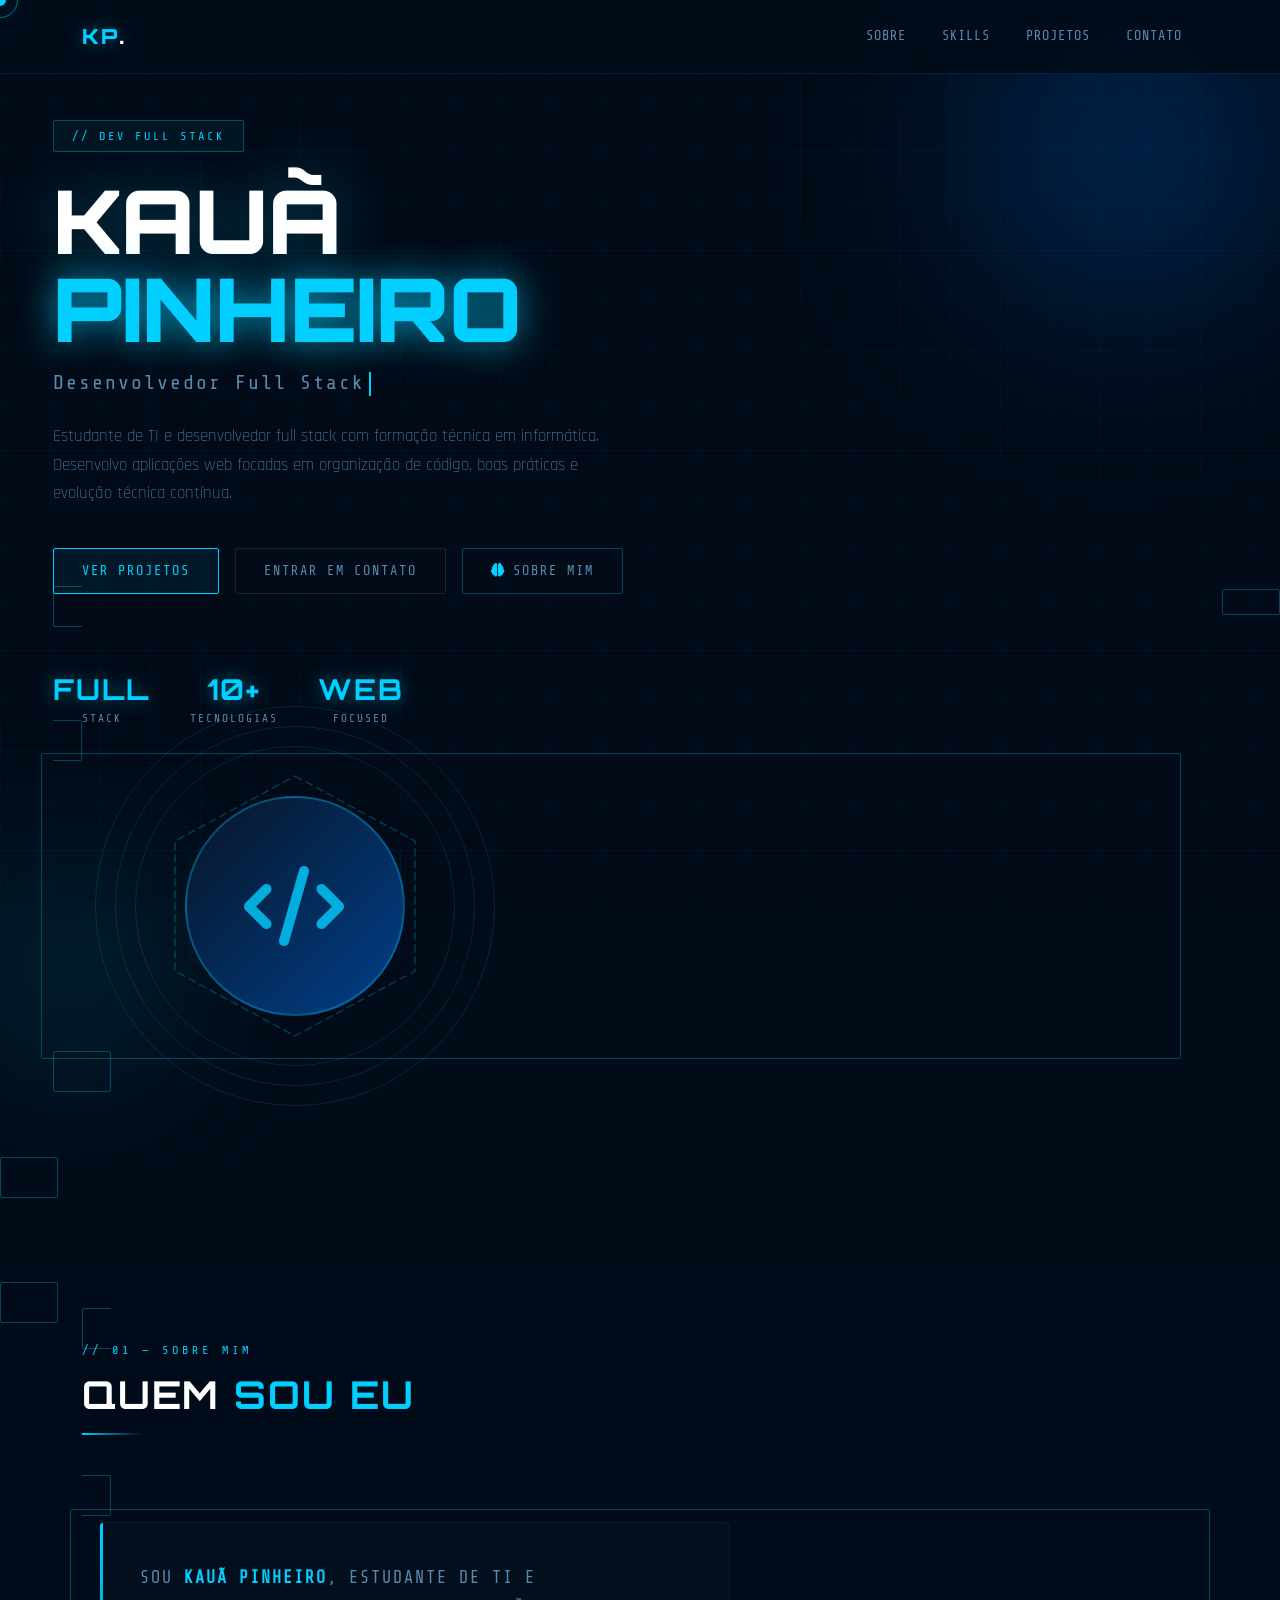
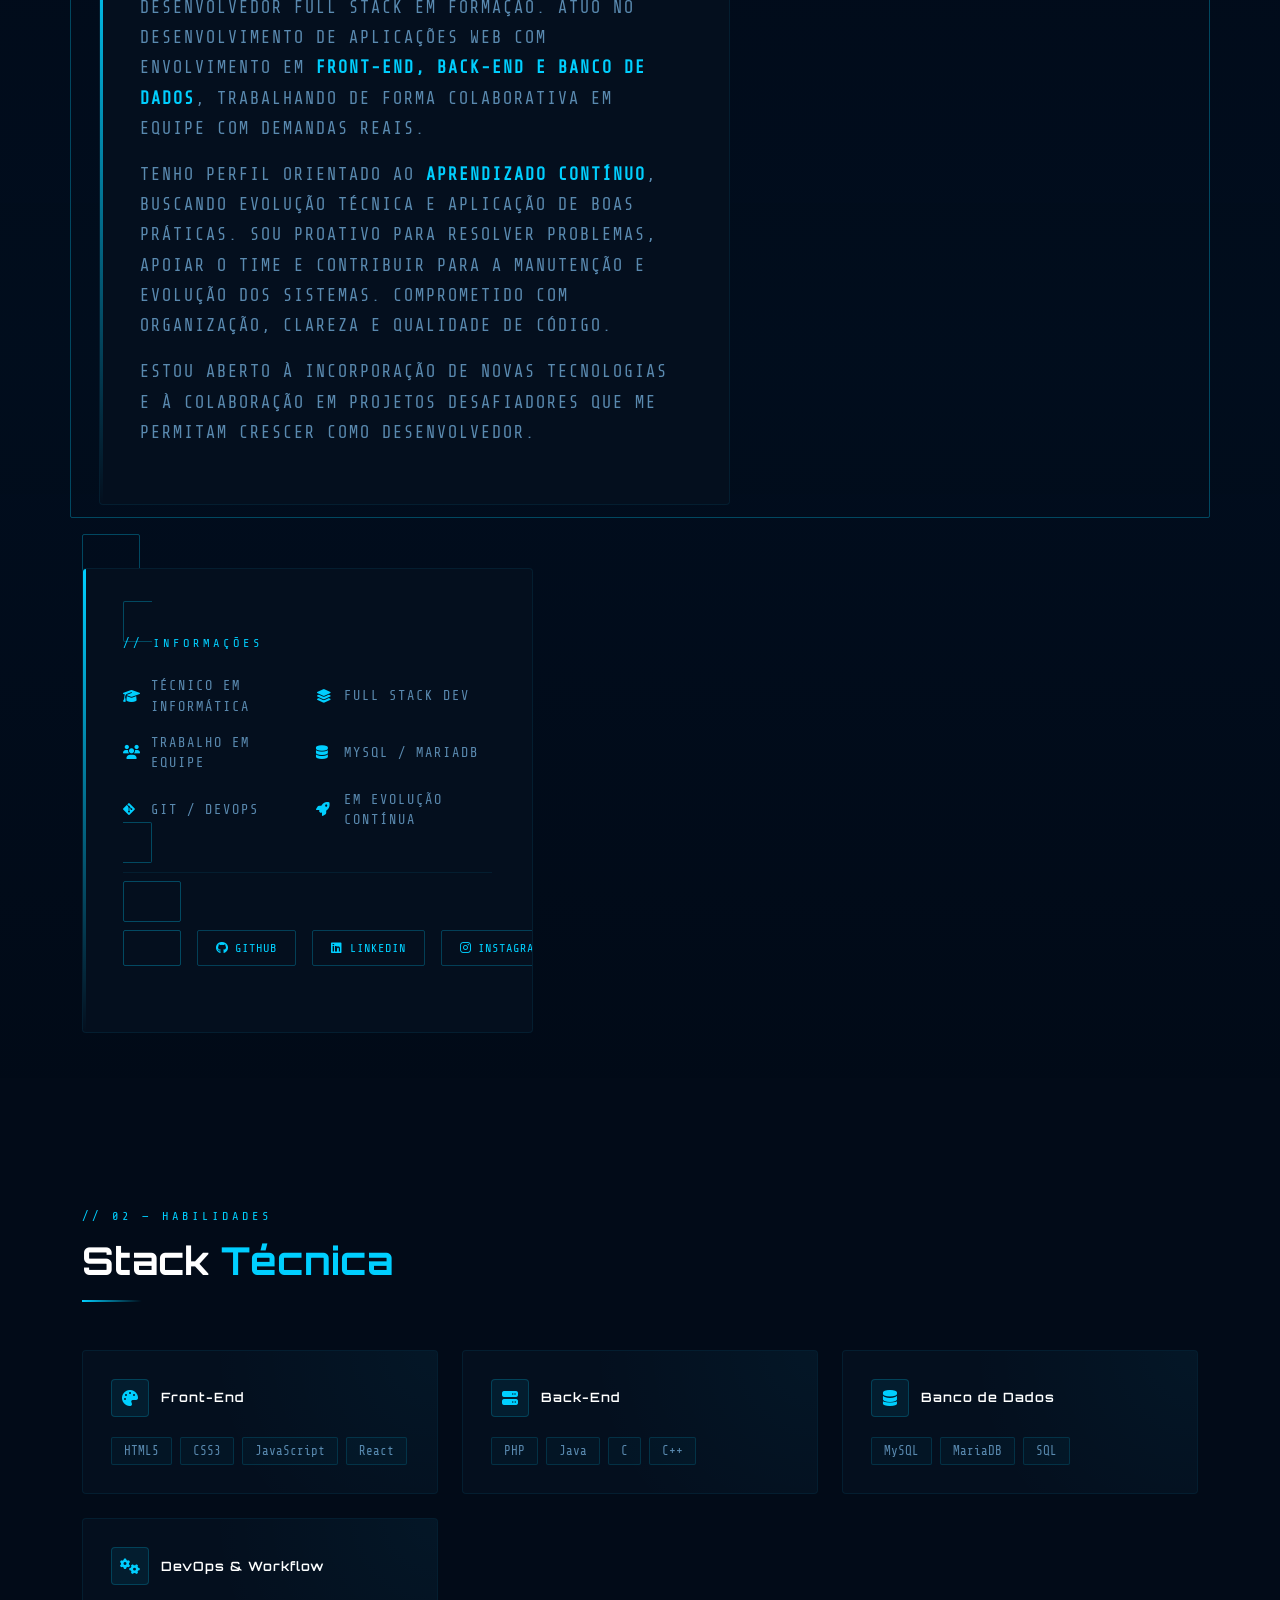
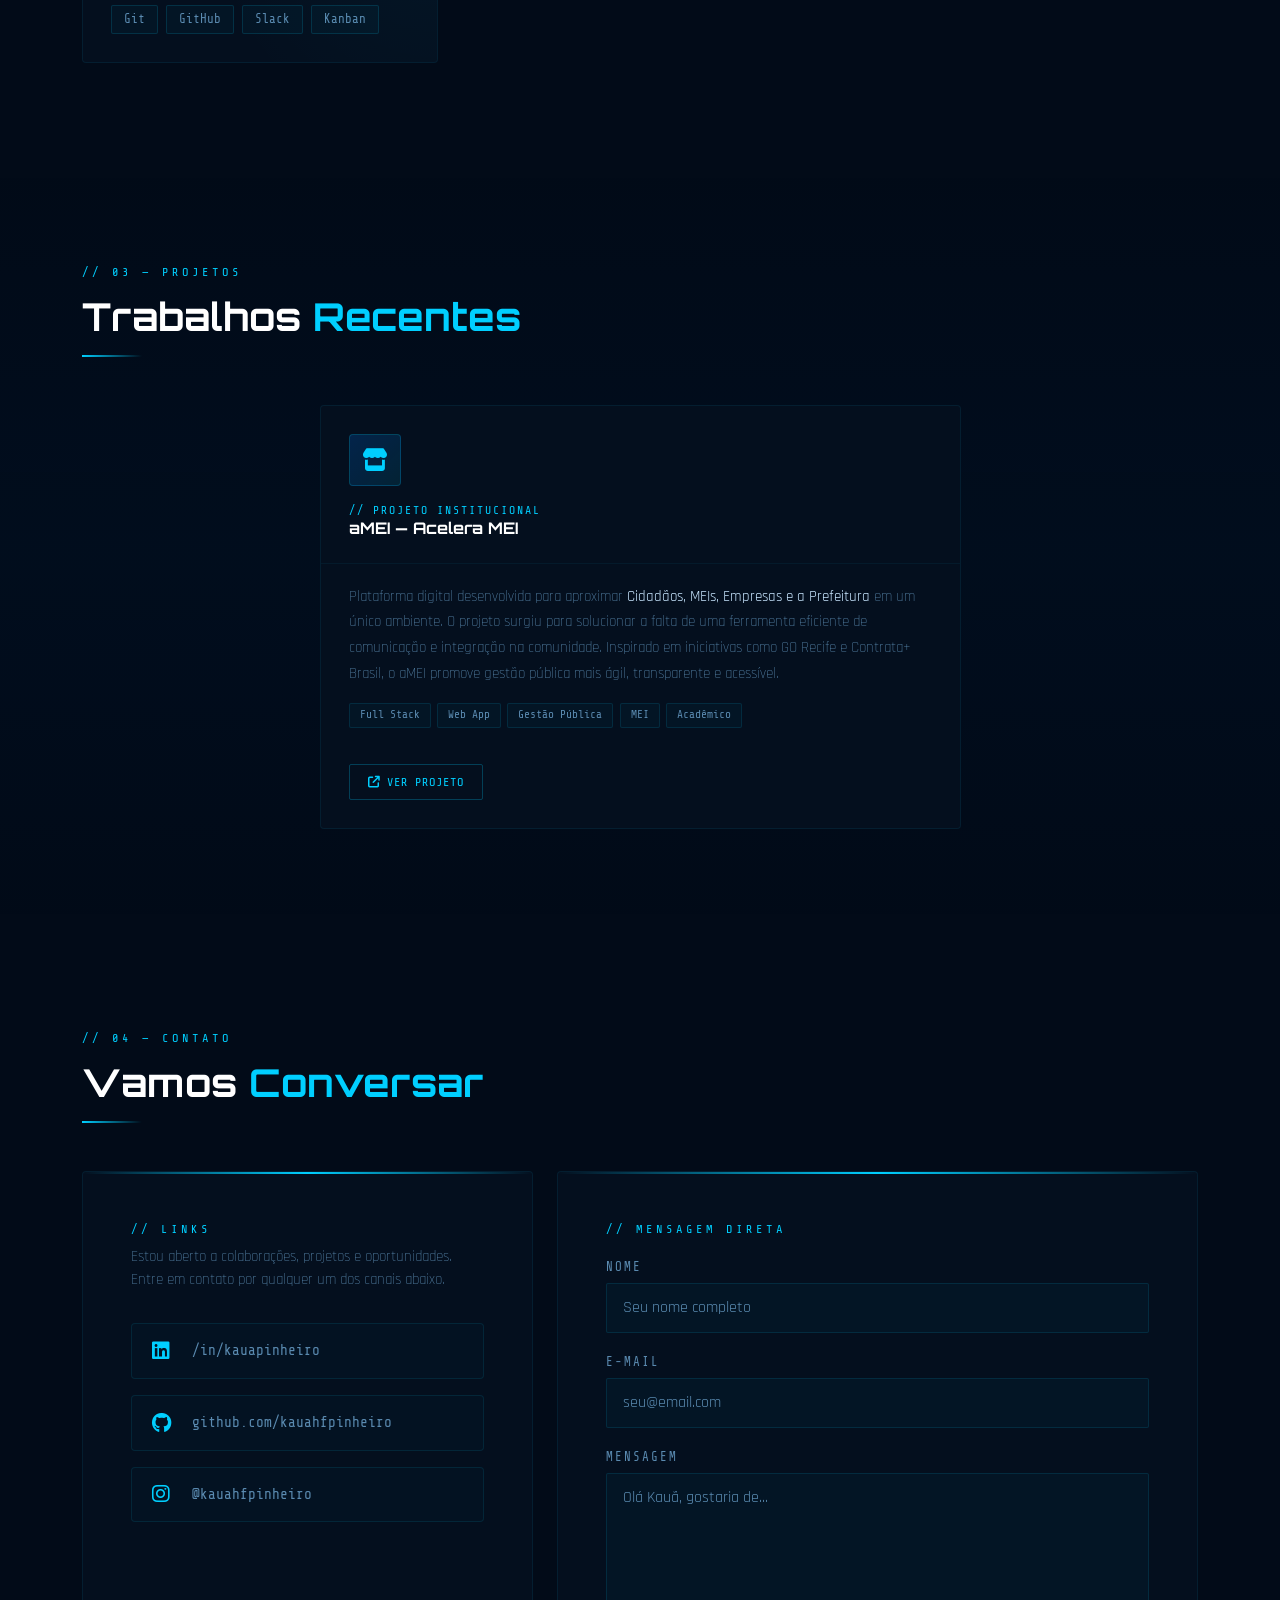
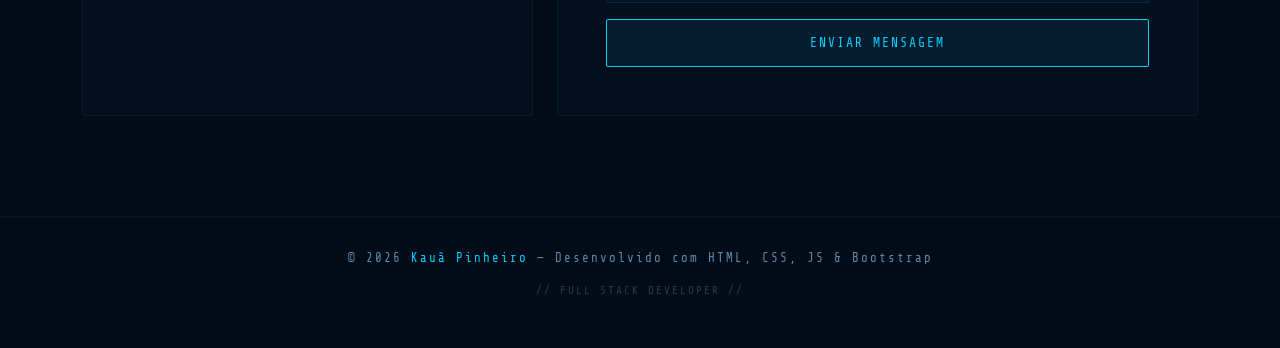
<file: index.html>
<!DOCTYPE html>
<html lang="pt-BR">
<head>
  <meta charset="UTF-8" />
  <meta name="viewport" content="width=device-width, initial-scale=1.0"/>
  <title>Kauã Pinheiro | Dev Full Stack</title>
  
  <link href="https://cdn.jsdelivr.net/npm/bootstrap@5.3.3/dist/css/bootstrap.min.css" rel="stylesheet"/>
  <link href="https://fonts.googleapis.com/css2?family=Orbitron:wght@400;600;700;900&family=Share+Tech+Mono&family=Rajdhani:wght@300;400;500;600&display=swap" rel="stylesheet"/>
  <link href="https://cdnjs.cloudflare.com/ajax/libs/font-awesome/6.5.0/css/all.min.css" rel="stylesheet"/>
  
  <link rel="stylesheet" href="css/portfolio-style.css" />
</head>
<body>

  <div class="cursor" id="cursor"></div>
  <div class="cursor-ring" id="cursorRing"></div>

  <nav class="navbar navbar-expand-lg fixed-top">
    <div class="container">
      <a class="navbar-brand" href="#hero">KP<span>.</span></a>
      <button class="navbar-toggler" type="button" data-bs-toggle="collapse" data-bs-target="#navMenu">
        <span class="navbar-toggler-icon"></span>
      </button>
      <div class="collapse navbar-collapse justify-content-end" id="navMenu">
        <ul class="navbar-nav gap-1">
          <li class="nav-item"><a class="nav-link" href="#sobre">Sobre</a></li>
          <li class="nav-item"><a class="nav-link" href="#skills">Skills</a></li>
          <li class="nav-item"><a class="nav-link" href="#projetos">Projetos</a></li>
          <li class="nav-item"><a class="nav-link" href="#contato">Contato</a></li>
        </ul>
      </div>
    </div>
  </nav>

  <section id="hero">
    <div class="hero-orb hero-orb-1"></div>
    <div class="hero-orb hero-orb-2"></div>
    <div class="container">
      <div class="row align-items-center">
        <div class="col-lg-7">
          <div class="hero-badge">// DEV FULL STACK</div>
          <h1 class="hero-name">KAUÃ<br><span class="accent">PINHEIRO</span></h1>
          <p class="hero-role">
            <span id="typedText"></span><span class="typing-cursor"></span>
          </p>
          <p class="hero-desc">
            Estudante de TI e desenvolvedor full stack com formação técnica em informática.
            Desenvolvo aplicações web focadas em organização de código, boas práticas e evolução técnica contínua.
          </p>
          <div class="hero-btns">
            <a href="#projetos" class="btn-neon">Ver Projetos</a>
            <a href="#contato" class="btn-ghost">Entrar em Contato</a>
            <a href="/html/mapa-mental.html" class="btn-ghost" style="border-color:rgba(0,207,255,0.3);">
              <i class="fa-solid fa-brain" style="margin-right:6px;color:var(--blue-neon);"></i>Sobre Mim
          </div>
          <div class="hero-stats">
            <div class="stat-item">
              <div class="stat-num">Full</div>
              <div class="stat-label">Stack</div>
            </div>
            <div class="stat-item">
              <div class="stat-num">10+</div>
              <div class="stat-label">Tecnologias</div>
            </div>
            <div class="stat-item">
              <div class="stat-num">Web</div>
              <div class="stat-label">Focused</div>
            </div>
          </div>
        </div>
        <div class="col-lg-5 mt-5 mt-lg-0">
          <div class="hero-avatar-wrap">
            <div class="avatar-hex">
              <svg class="hex-bg" viewBox="0 0 280 280" fill="none" xmlns="http://www.w3.org/2000/svg">
                <polygon points="140,10 260,75 260,205 140,270 20,205 20,75"
                  stroke="rgba(0,207,255,0.25)" stroke-width="1.5" fill="none"
                  stroke-dasharray="8 4"/>
                <polygon points="140,30 245,88 245,192 140,250 35,192 35,88"
                  stroke="rgba(0,119,255,0.12)" stroke-width="1" fill="none"/>
              </svg>
              <div class="avatar-inner">
                <i class="fa-solid fa-code"></i>
              </div>
              <div class="avatar-ring avatar-ring-1"></div>
              <div class="avatar-ring avatar-ring-2"></div>
              <div class="avatar-ring avatar-ring-3"></div>
            </div>
          </div>
        </div>
      </div>
    </div>
  </section>

  <section id="sobre">
    <div class="container">
      <div class="reveal">
        <p class="section-label">// 01 — sobre mim</p>
        <h2 class="section-title">Quem <span class="accent">sou eu</span></h2>
        <div class="section-divider"></div>
      </div>
      <div class="row g-4">
        <div class="col-lg-7 reveal">
          <div class="sobre-card">
            <p class="sobre-text">
              Sou <span class="sobre-highlight">Kauã Pinheiro</span>, estudante de TI e desenvolvedor
              full stack em formação. Atuo no desenvolvimento de aplicações web com envolvimento em
              <span class="sobre-highlight">front-end, back-end e banco de dados</span>, trabalhando de
              forma colaborativa em equipe com demandas reais.
            </p>
            <p class="sobre-text mt-3">
              Tenho perfil orientado ao <span class="sobre-highlight">aprendizado contínuo</span>,
              buscando evolução técnica e aplicação de boas práticas. Sou proativo para resolver
              problemas, apoiar o time e contribuir para a manutenção e evolução dos sistemas.
              Comprometido com organização, clareza e qualidade de código.
            </p>
            <p class="sobre-text mt-3">
              Estou aberto à incorporação de novas tecnologias e à colaboração em projetos desafiadores
              que me permitam crescer como desenvolvedor.
            </p>
          </div>
        </div>
        <div class="col-lg-5 reveal">
          <div class="sobre-card h-100">
            <p class="section-label mb-3">// Informações</p>
            <div class="info-grid">
              <div class="info-item"><i class="fa-solid fa-graduation-cap"></i> Técnico em Informática</div>
              <div class="info-item"><i class="fa-solid fa-layer-group"></i> Full Stack Dev</div>
              <div class="info-item"><i class="fa-solid fa-users"></i> Trabalho em equipe</div>
              <div class="info-item"><i class="fa-solid fa-database"></i> MySQL / MariaDB</div>
              <div class="info-item"><i class="fa-brands fa-git-alt"></i> Git / DevOps</div>
              <div class="info-item"><i class="fa-solid fa-rocket"></i> Em evolução contínua</div>
            </div>
            <div class="mt-3 pt-3" style="border-top: 1px solid rgba(0,207,255,0.08);">
              <div class="d-flex gap-3 mt-3">
                <a href="https://github.com/kauahfpinheiro" target="_blank" class="btn-project">
                  <i class="fab fa-github"></i> GitHub
                </a>
                <a href="https://www.linkedin.com/in/kauapinheiro/" target="_blank" class="btn-project">
                  <i class="fab fa-linkedin"></i> LinkedIn
                </a>
                <a href="https://www.instagram.com/kauahfpinheiro/" target="_blank" class="btn-project">
                      <i class="fab fa-instagram"></i> Instagram
                </a>
              </div>
            </div>
          </div>
        </div>
      </div>
    </div>
  </section>

  <section id="skills">
    <div class="container">
      <div class="reveal">
        <p class="section-label">// 02 — habilidades</p>
        <h2 class="section-title">Stack <span class="accent">Técnica</span></h2>
        <div class="section-divider"></div>
      </div>
      <div class="skills-grid reveal">

        <div class="skill-category">
          <div class="skill-cat-header">
            <div class="skill-cat-icon"><i class="fa-solid fa-palette"></i></div>
            <span class="skill-cat-title">Front-End</span>
          </div>
          <div class="skill-tags">
            <span class="skill-tag">HTML5</span>
            <span class="skill-tag">CSS3</span>
            <span class="skill-tag">JavaScript</span>
            <span class="skill-tag">React</span>
          </div>
        </div>

        <div class="skill-category">
          <div class="skill-cat-header">
            <div class="skill-cat-icon"><i class="fa-solid fa-server"></i></div>
            <span class="skill-cat-title">Back-End</span>
          </div>
          <div class="skill-tags">
            <span class="skill-tag">PHP</span>
            <span class="skill-tag">Java</span>
            <span class="skill-tag">C</span>
            <span class="skill-tag">C++</span>
          </div>
        </div>

        <div class="skill-category">
          <div class="skill-cat-header">
            <div class="skill-cat-icon"><i class="fa-solid fa-database"></i></div>
            <span class="skill-cat-title">Banco de Dados</span>
          </div>
          <div class="skill-tags">
            <span class="skill-tag">MySQL</span>
            <span class="skill-tag">MariaDB</span>
            <span class="skill-tag">SQL</span>
          </div>
        </div>

        <div class="skill-category">
          <div class="skill-cat-header">
            <div class="skill-cat-icon"><i class="fa-solid fa-gears"></i></div>
            <span class="skill-cat-title">DevOps & Workflow</span>
          </div>
          <div class="skill-tags">
            <span class="skill-tag">Git</span>
            <span class="skill-tag">GitHub</span>
            <span class="skill-tag">Slack</span>
            <span class="skill-tag">Kanban</span>
          </div>
        </div>

      </div>
    </div>
  </section>

  <section id="projetos">
    <div class="container">
      <div class="reveal">
        <p class="section-label">// 03 — projetos</p>
        <h2 class="section-title">Trabalhos <span class="accent">Recentes</span></h2>
        <div class="section-divider"></div>
      </div>
      <div class="row g-4 justify-content-center">
        <div class="col-lg-7 reveal">
          <div class="project-card">
            <div class="project-header">
              <div class="project-icon"><i class="fa-solid fa-store"></i></div>
              <div class="project-type">// Projeto Institucional</div>
              <h3 class="project-title">aMEI — Acelera MEI</h3>
            </div>
            <div class="project-body">
              <p class="project-desc">
                Plataforma digital desenvolvida para aproximar <strong style="color:#c8e6ff;">Cidadãos, MEIs, Empresas e a Prefeitura</strong>
                em um único ambiente. O projeto surgiu para solucionar a falta de uma ferramenta eficiente
                de comunicação e integração na comunidade. Inspirado em iniciativas como GO Recife e Contrata+ Brasil,
                o aMEI promove gestão pública mais ágil, transparente e acessível.
              </p>
              <div class="project-tags">
                <span class="project-tag">Full Stack</span>
                <span class="project-tag">Web App</span>
                <span class="project-tag">Gestão Pública</span>
                <span class="project-tag">MEI</span>
                <span class="project-tag">Acadêmico</span>
              </div>
            </div>
            <div class="project-footer">
              <a href="https://sites.google.com/view/projeto-acelera-mei" target="_blank" class="btn-project">
                <i class="fa-solid fa-arrow-up-right-from-square"></i> Ver Projeto
              </a>
            </div>
          </div>
        </div>
      </div>
    </div>
  </section>

  <section id="contato">
    <div class="container">
      <div class="reveal">
        <p class="section-label">// 04 — contato</p>
        <h2 class="section-title">Vamos <span class="accent">Conversar</span></h2>
        <div class="section-divider"></div>
      </div>
      <div class="row g-4">
        <div class="col-lg-5 reveal">
          <div class="contact-wrapper h-100">
            <p class="section-label mb-2">// Links</p>
            <p style="color:var(--text-dim); font-size:0.95rem; font-weight:300;">
              Estou aberto a colaborações, projetos e oportunidades. Entre em contato por qualquer um dos canais abaixo.
            </p>
            <div class="contact-links">
              <a href="https://www.linkedin.com/in/kauapinheiro/" target="_blank" class="contact-link">
                <i class="fab fa-linkedin"></i>
                <span>/in/kauapinheiro</span>
              </a>
              <a href="https://github.com/kauahfpinheiro" target="_blank" class="contact-link">
                <i class="fab fa-github"></i>
                <span>github.com/kauahfpinheiro</span>
              </a>
              <a href="https://www.instagram.com/kauahfpinheiro/" target="_blank" class="contact-link">
                <i class="fab fa-instagram"></i>
                <span>@kauahfpinheiro</span>
              </a>
            </div>
          </div>
        </div>
        <div class="col-lg-7 reveal">
          <div class="contact-wrapper">
            <p class="section-label mb-3">// Mensagem Direta</p>
            <form id="contactForm">
              <div class="mb-3">
                <label class="form-label">Nome</label>
                <input type="text" name="nome" class="form-control" placeholder="Seu nome completo"/>
              </div>
              <div class="mb-3">
                <label class="form-label">E-mail</label>
                <input type="email" name="email" class="form-control" placeholder="seu@email.com"/>
              </div>
              <div class="mb-3">
                <label class="form-label">Mensagem</label>
                <textarea name="mensagem" class="form-control" placeholder="Olá Kauã, gostaria de..."></textarea>
              </div>
              <button type="button" class="btn-neon w-100" id="sendBtn" style="border-radius:2px; font-size:0.82rem; padding:13px;">
                ENVIAR MENSAGEM
              </button>
              <div id="formFeedback" style="display:none; margin-top:1rem; font-family:'Share Tech Mono',monospace; font-size:0.8rem; color:var(--blue-neon); text-align:center;">
                ✓ Mensagem enviada com sucesso!
              </div>
            </form>
          </div>
        </div>
      </div>
    </div>
  </section>

  <footer>
    <div class="container">
      <p class="footer-text">
        &copy; 2026 <a href="#">Kauã Pinheiro</a> — Desenvolvido com HTML, CSS, JS &amp; Bootstrap
      </p>
      <p class="footer-text mt-1" style="font-size:0.68rem; opacity:0.4;">
        // FULL STACK DEVELOPER // 
      </p>
    </div>
  </footer>

  <script src="https://cdn.jsdelivr.net/npm/bootstrap@5.3.3/dist/js/bootstrap.bundle.min.js"></script>
  <script src="js/portfolio-script.js"></script>
</body>
</html>
</file>
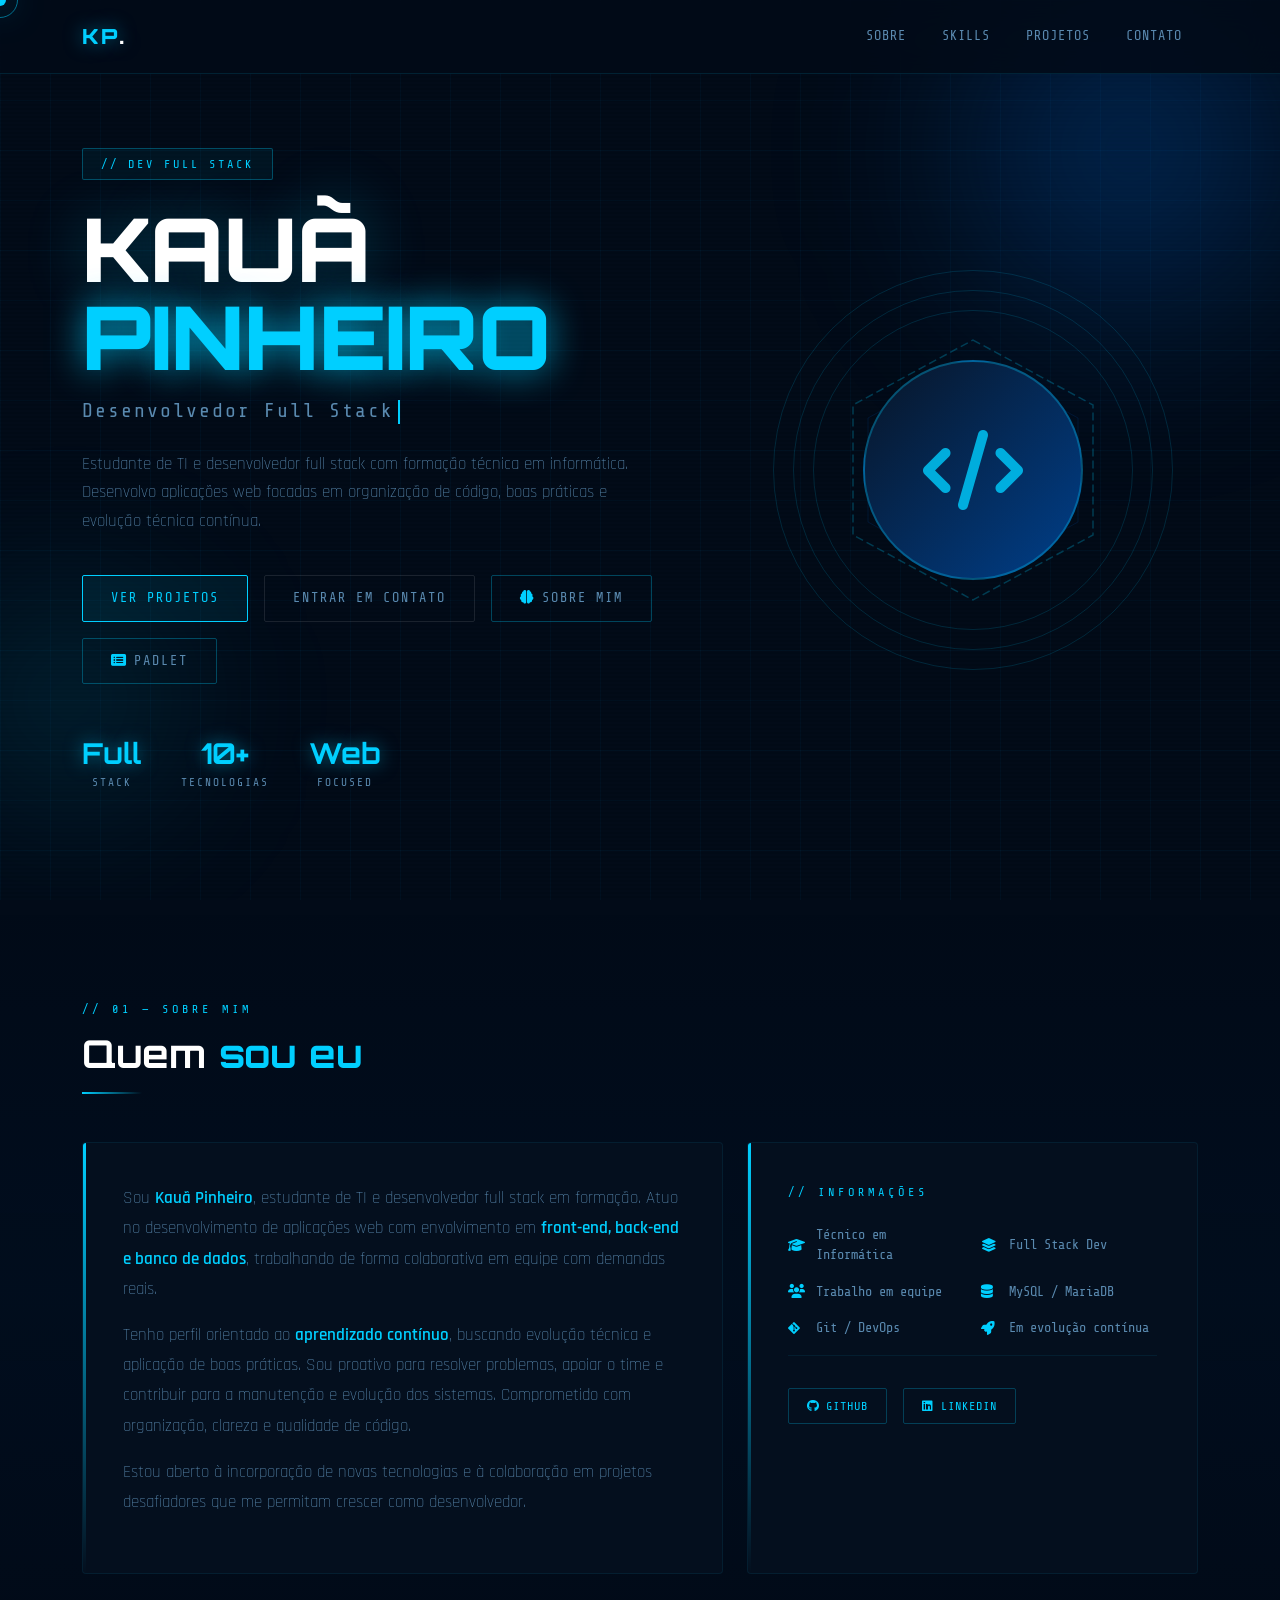
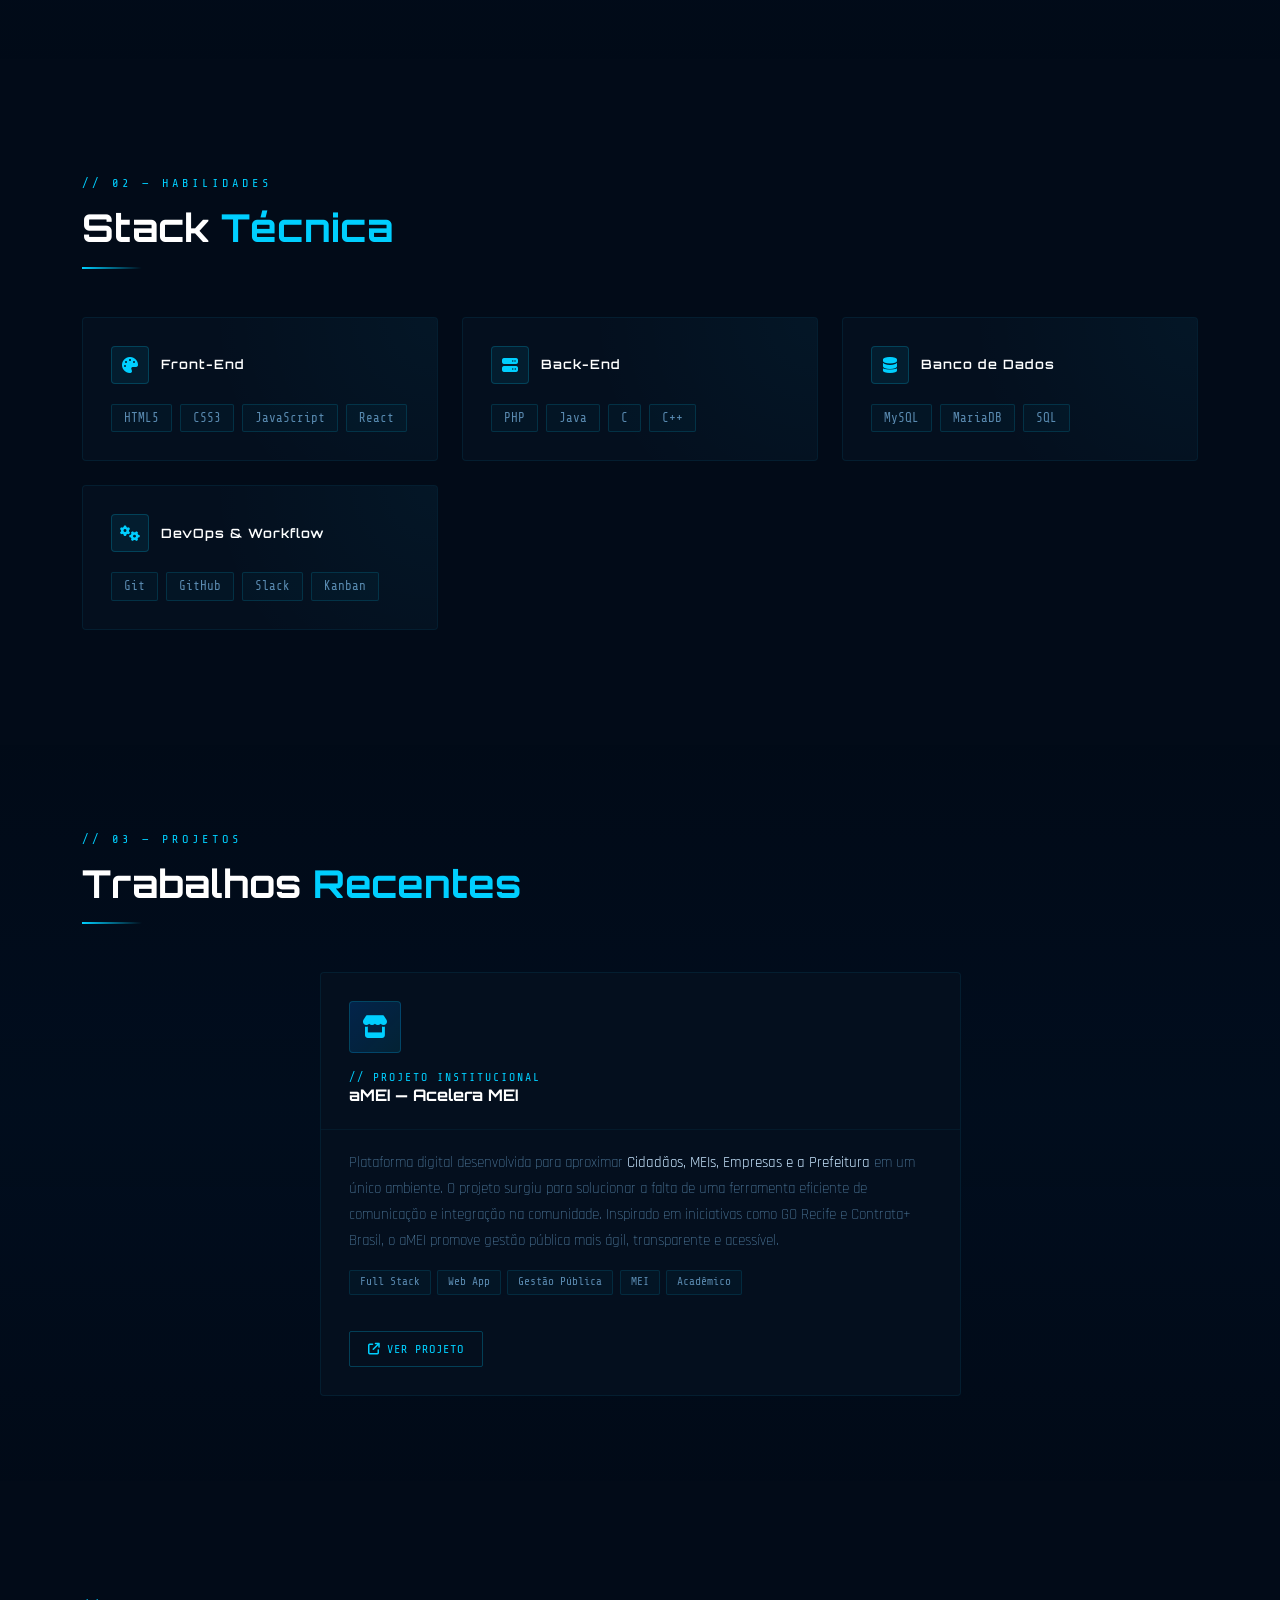
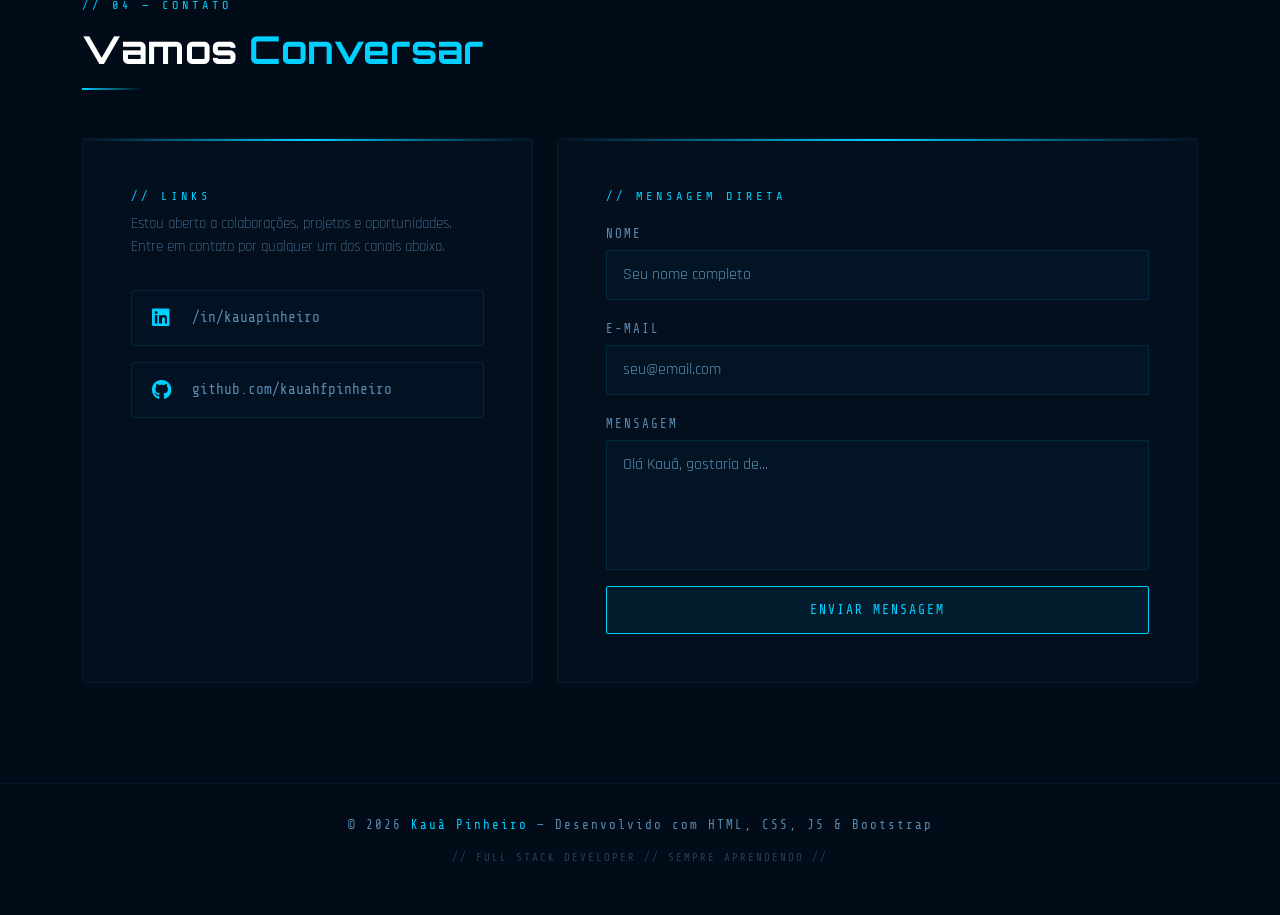
<file: html/index.html>
<!DOCTYPE html>
<html lang="pt-BR">
<head>
  <meta charset="UTF-8" />
  <meta name="viewport" content="width=device-width, initial-scale=1.0"/>
  <title>Kauã Pinheiro | Dev Full Stack</title>
  
  <link href="https://cdn.jsdelivr.net/npm/bootstrap@5.3.3/dist/css/bootstrap.min.css" rel="stylesheet"/>
  <link href="https://fonts.googleapis.com/css2?family=Orbitron:wght@400;600;700;900&family=Share+Tech+Mono&family=Rajdhani:wght@300;400;500;600&display=swap" rel="stylesheet"/>
  <link href="https://cdnjs.cloudflare.com/ajax/libs/font-awesome/6.5.0/css/all.min.css" rel="stylesheet"/>
  
  <link rel="stylesheet" href="../css/portfolio-style.css" />
</head>
<body>

  <div class="cursor" id="cursor"></div>
  <div class="cursor-ring" id="cursorRing"></div>

  <nav class="navbar navbar-expand-lg fixed-top">
    <div class="container">
      <a class="navbar-brand" href="#hero">KP<span>.</span></a>
      <button class="navbar-toggler" type="button" data-bs-toggle="collapse" data-bs-target="#navMenu">
        <span class="navbar-toggler-icon"></span>
      </button>
      <div class="collapse navbar-collapse justify-content-end" id="navMenu">
        <ul class="navbar-nav gap-1">
          <li class="nav-item"><a class="nav-link" href="#sobre">Sobre</a></li>
          <li class="nav-item"><a class="nav-link" href="#skills">Skills</a></li>
          <li class="nav-item"><a class="nav-link" href="#projetos">Projetos</a></li>
          <li class="nav-item"><a class="nav-link" href="#contato">Contato</a></li>
        </ul>
      </div>
    </div>
  </nav>

  <section id="hero">
    <div class="hero-orb hero-orb-1"></div>
    <div class="hero-orb hero-orb-2"></div>
    <div class="container">
      <div class="row align-items-center">
        <div class="col-lg-7">
          <div class="hero-badge">// DEV FULL STACK</div>
          <h1 class="hero-name">KAUÃ<br><span class="accent">PINHEIRO</span></h1>
          <p class="hero-role">
            <span id="typedText"></span><span class="typing-cursor"></span>
          </p>
          <p class="hero-desc">
            Estudante de TI e desenvolvedor full stack com formação técnica em informática.
            Desenvolvo aplicações web focadas em organização de código, boas práticas e evolução técnica contínua.
          </p>
          <div class="hero-btns">
            <a href="#projetos" class="btn-neon">Ver Projetos</a>
            <a href="#contato" class="btn-ghost">Entrar em Contato</a>
            <a href="mapa-mental.html" class="btn-ghost" style="border-color:rgba(0,207,255,0.3);">
              <i class="fa-solid fa-brain" style="margin-right:6px;color:var(--blue-neon);"></i>Sobre Mim
            </a>
            <a href="https://padlet.com/kauahfpinheiro/apresentacao-pessoal-e-profissional-kaua-pinheiro-hn6cfagepgclh9oz" target="_blank" class="btn-ghost" style="border-color:rgba(0,207,255,0.3);">
              <i class="fa-solid fa-rectangle-list" style="margin-right:6px;color:var(--blue-neon);"></i>Padlet
            </a>
          </div>
          <div class="hero-stats">
            <div class="stat-item">
              <div class="stat-num">Full</div>
              <div class="stat-label">Stack</div>
            </div>
            <div class="stat-item">
              <div class="stat-num">10+</div>
              <div class="stat-label">Tecnologias</div>
            </div>
            <div class="stat-item">
              <div class="stat-num">Web</div>
              <div class="stat-label">Focused</div>
            </div>
          </div>
        </div>
        <div class="col-lg-5 mt-5 mt-lg-0">
          <div class="hero-avatar-wrap">
            <div class="avatar-hex">
              <svg class="hex-bg" viewBox="0 0 280 280" fill="none" xmlns="http://www.w3.org/2000/svg">
                <polygon points="140,10 260,75 260,205 140,270 20,205 20,75"
                  stroke="rgba(0,207,255,0.25)" stroke-width="1.5" fill="none"
                  stroke-dasharray="8 4"/>
                <polygon points="140,30 245,88 245,192 140,250 35,192 35,88"
                  stroke="rgba(0,119,255,0.12)" stroke-width="1" fill="none"/>
              </svg>
              <div class="avatar-inner">
                <i class="fa-solid fa-code"></i>
              </div>
              <div class="avatar-ring avatar-ring-1"></div>
              <div class="avatar-ring avatar-ring-2"></div>
              <div class="avatar-ring avatar-ring-3"></div>
            </div>
          </div>
        </div>
      </div>
    </div>
  </section>

  <section id="sobre">
    <div class="container">
      <div class="reveal">
        <p class="section-label">// 01 — sobre mim</p>
        <h2 class="section-title">Quem <span class="accent">sou eu</span></h2>
        <div class="section-divider"></div>
      </div>
      <div class="row g-4">
        <div class="col-lg-7 reveal">
          <div class="sobre-card">
            <p class="sobre-text">
              Sou <span class="sobre-highlight">Kauã Pinheiro</span>, estudante de TI e desenvolvedor
              full stack em formação. Atuo no desenvolvimento de aplicações web com envolvimento em
              <span class="sobre-highlight">front-end, back-end e banco de dados</span>, trabalhando de
              forma colaborativa em equipe com demandas reais.
            </p>
            <p class="sobre-text mt-3">
              Tenho perfil orientado ao <span class="sobre-highlight">aprendizado contínuo</span>,
              buscando evolução técnica e aplicação de boas práticas. Sou proativo para resolver
              problemas, apoiar o time e contribuir para a manutenção e evolução dos sistemas.
              Comprometido com organização, clareza e qualidade de código.
            </p>
            <p class="sobre-text mt-3">
              Estou aberto à incorporação de novas tecnologias e à colaboração em projetos desafiadores
              que me permitam crescer como desenvolvedor.
            </p>
          </div>
        </div>
        <div class="col-lg-5 reveal">
          <div class="sobre-card h-100">
            <p class="section-label mb-3">// Informações</p>
            <div class="info-grid">
              <div class="info-item"><i class="fa-solid fa-graduation-cap"></i> Técnico em Informática</div>
              <div class="info-item"><i class="fa-solid fa-layer-group"></i> Full Stack Dev</div>
              <div class="info-item"><i class="fa-solid fa-users"></i> Trabalho em equipe</div>
              <div class="info-item"><i class="fa-solid fa-database"></i> MySQL / MariaDB</div>
              <div class="info-item"><i class="fa-brands fa-git-alt"></i> Git / DevOps</div>
              <div class="info-item"><i class="fa-solid fa-rocket"></i> Em evolução contínua</div>
            </div>
            <div class="mt-3 pt-3" style="border-top: 1px solid rgba(0,207,255,0.08);">
              <div class="d-flex gap-3 mt-3">
                <a href="https://github.com/kauahfpinheiro" target="_blank" class="btn-project">
                  <i class="fab fa-github"></i> GitHub
                </a>
                <a href="https://www.linkedin.com/in/kauapinheiro/" target="_blank" class="btn-project">
                  <i class="fab fa-linkedin"></i> LinkedIn
                </a>
              </div>
            </div>
          </div>
        </div>
      </div>
    </div>
  </section>

  <section id="skills">
    <div class="container">
      <div class="reveal">
        <p class="section-label">// 02 — habilidades</p>
        <h2 class="section-title">Stack <span class="accent">Técnica</span></h2>
        <div class="section-divider"></div>
      </div>
      <div class="skills-grid reveal">

        <div class="skill-category">
          <div class="skill-cat-header">
            <div class="skill-cat-icon"><i class="fa-solid fa-palette"></i></div>
            <span class="skill-cat-title">Front-End</span>
          </div>
          <div class="skill-tags">
            <span class="skill-tag">HTML5</span>
            <span class="skill-tag">CSS3</span>
            <span class="skill-tag">JavaScript</span>
            <span class="skill-tag">React</span>
          </div>
        </div>

        <div class="skill-category">
          <div class="skill-cat-header">
            <div class="skill-cat-icon"><i class="fa-solid fa-server"></i></div>
            <span class="skill-cat-title">Back-End</span>
          </div>
          <div class="skill-tags">
            <span class="skill-tag">PHP</span>
            <span class="skill-tag">Java</span>
            <span class="skill-tag">C</span>
            <span class="skill-tag">C++</span>
          </div>
        </div>

        <div class="skill-category">
          <div class="skill-cat-header">
            <div class="skill-cat-icon"><i class="fa-solid fa-database"></i></div>
            <span class="skill-cat-title">Banco de Dados</span>
          </div>
          <div class="skill-tags">
            <span class="skill-tag">MySQL</span>
            <span class="skill-tag">MariaDB</span>
            <span class="skill-tag">SQL</span>
          </div>
        </div>

        <div class="skill-category">
          <div class="skill-cat-header">
            <div class="skill-cat-icon"><i class="fa-solid fa-gears"></i></div>
            <span class="skill-cat-title">DevOps & Workflow</span>
          </div>
          <div class="skill-tags">
            <span class="skill-tag">Git</span>
            <span class="skill-tag">GitHub</span>
            <span class="skill-tag">Slack</span>
            <span class="skill-tag">Kanban</span>
          </div>
        </div>

      </div>
    </div>
  </section>

  <section id="projetos">
    <div class="container">
      <div class="reveal">
        <p class="section-label">// 03 — projetos</p>
        <h2 class="section-title">Trabalhos <span class="accent">Recentes</span></h2>
        <div class="section-divider"></div>
      </div>
      <div class="row g-4 justify-content-center">
        <div class="col-lg-7 reveal">
          <div class="project-card">
            <div class="project-header">
              <div class="project-icon"><i class="fa-solid fa-store"></i></div>
              <div class="project-type">// Projeto Institucional</div>
              <h3 class="project-title">aMEI — Acelera MEI</h3>
            </div>
            <div class="project-body">
              <p class="project-desc">
                Plataforma digital desenvolvida para aproximar <strong style="color:#c8e6ff;">Cidadãos, MEIs, Empresas e a Prefeitura</strong>
                em um único ambiente. O projeto surgiu para solucionar a falta de uma ferramenta eficiente
                de comunicação e integração na comunidade. Inspirado em iniciativas como GO Recife e Contrata+ Brasil,
                o aMEI promove gestão pública mais ágil, transparente e acessível.
              </p>
              <div class="project-tags">
                <span class="project-tag">Full Stack</span>
                <span class="project-tag">Web App</span>
                <span class="project-tag">Gestão Pública</span>
                <span class="project-tag">MEI</span>
                <span class="project-tag">Acadêmico</span>
              </div>
            </div>
            <div class="project-footer">
              <a href="https://sites.google.com/view/projeto-acelera-mei" target="_blank" class="btn-project">
                <i class="fa-solid fa-arrow-up-right-from-square"></i> Ver Projeto
              </a>
            </div>
          </div>
        </div>
      </div>
    </div>
  </section>

  <section id="contato">
    <div class="container">
      <div class="reveal">
        <p class="section-label">// 04 — contato</p>
        <h2 class="section-title">Vamos <span class="accent">Conversar</span></h2>
        <div class="section-divider"></div>
      </div>
      <div class="row g-4">
        <div class="col-lg-5 reveal">
          <div class="contact-wrapper h-100">
            <p class="section-label mb-2">// Links</p>
            <p style="color:var(--text-dim); font-size:0.95rem; font-weight:300;">
              Estou aberto a colaborações, projetos e oportunidades. Entre em contato por qualquer um dos canais abaixo.
            </p>
            <div class="contact-links">
              <a href="https://www.linkedin.com/in/kauapinheiro/" target="_blank" class="contact-link">
                <i class="fab fa-linkedin"></i>
                <span>/in/kauapinheiro</span>
              </a>
              <a href="https://github.com/kauahfpinheiro" target="_blank" class="contact-link">
                <i class="fab fa-github"></i>
                <span>github.com/kauahfpinheiro</span>
              </a>
            </div>
          </div>
        </div>
        <div class="col-lg-7 reveal">
          <div class="contact-wrapper">
            <p class="section-label mb-3">// Mensagem Direta</p>
            <div class="mb-3">
              <label class="form-label">Nome</label>
              <input type="text" class="form-control" placeholder="Seu nome completo"/>
            </div>
            <div class="mb-3">
              <label class="form-label">E-mail</label>
              <input type="email" class="form-control" placeholder="seu@email.com"/>
            </div>
            <div class="mb-3">
              <label class="form-label">Mensagem</label>
              <textarea class="form-control" placeholder="Olá Kauã, gostaria de..."></textarea>
            </div>
            <button class="btn-neon w-100" id="sendBtn" style="border-radius:2px; font-size:0.82rem; padding:13px;">
              ENVIAR MENSAGEM
            </button>
            <div id="formFeedback" style="display:none; margin-top:1rem; font-family:'Share Tech Mono',monospace; font-size:0.8rem; color:var(--blue-neon); text-align:center;">
              ✓ Mensagem enviada com sucesso!
            </div>
          </div>
        </div>
      </div>
    </div>
  </section>

  <footer>
    <div class="container">
      <p class="footer-text">
        &copy; 2026 <a href="#">Kauã Pinheiro</a> — Desenvolvido com HTML, CSS, JS &amp; Bootstrap
      </p>
      <p class="footer-text mt-1" style="font-size:0.68rem; opacity:0.4;">
        // FULL STACK DEVELOPER // SEMPRE APRENDENDO //
      </p>
    </div>
  </footer>

  <script src="https://cdn.jsdelivr.net/npm/bootstrap@5.3.3/dist/js/bootstrap.bundle.min.js"></script>
  <script src="../js/portfolio-script.js"></script>
</body>
</html>
</file>
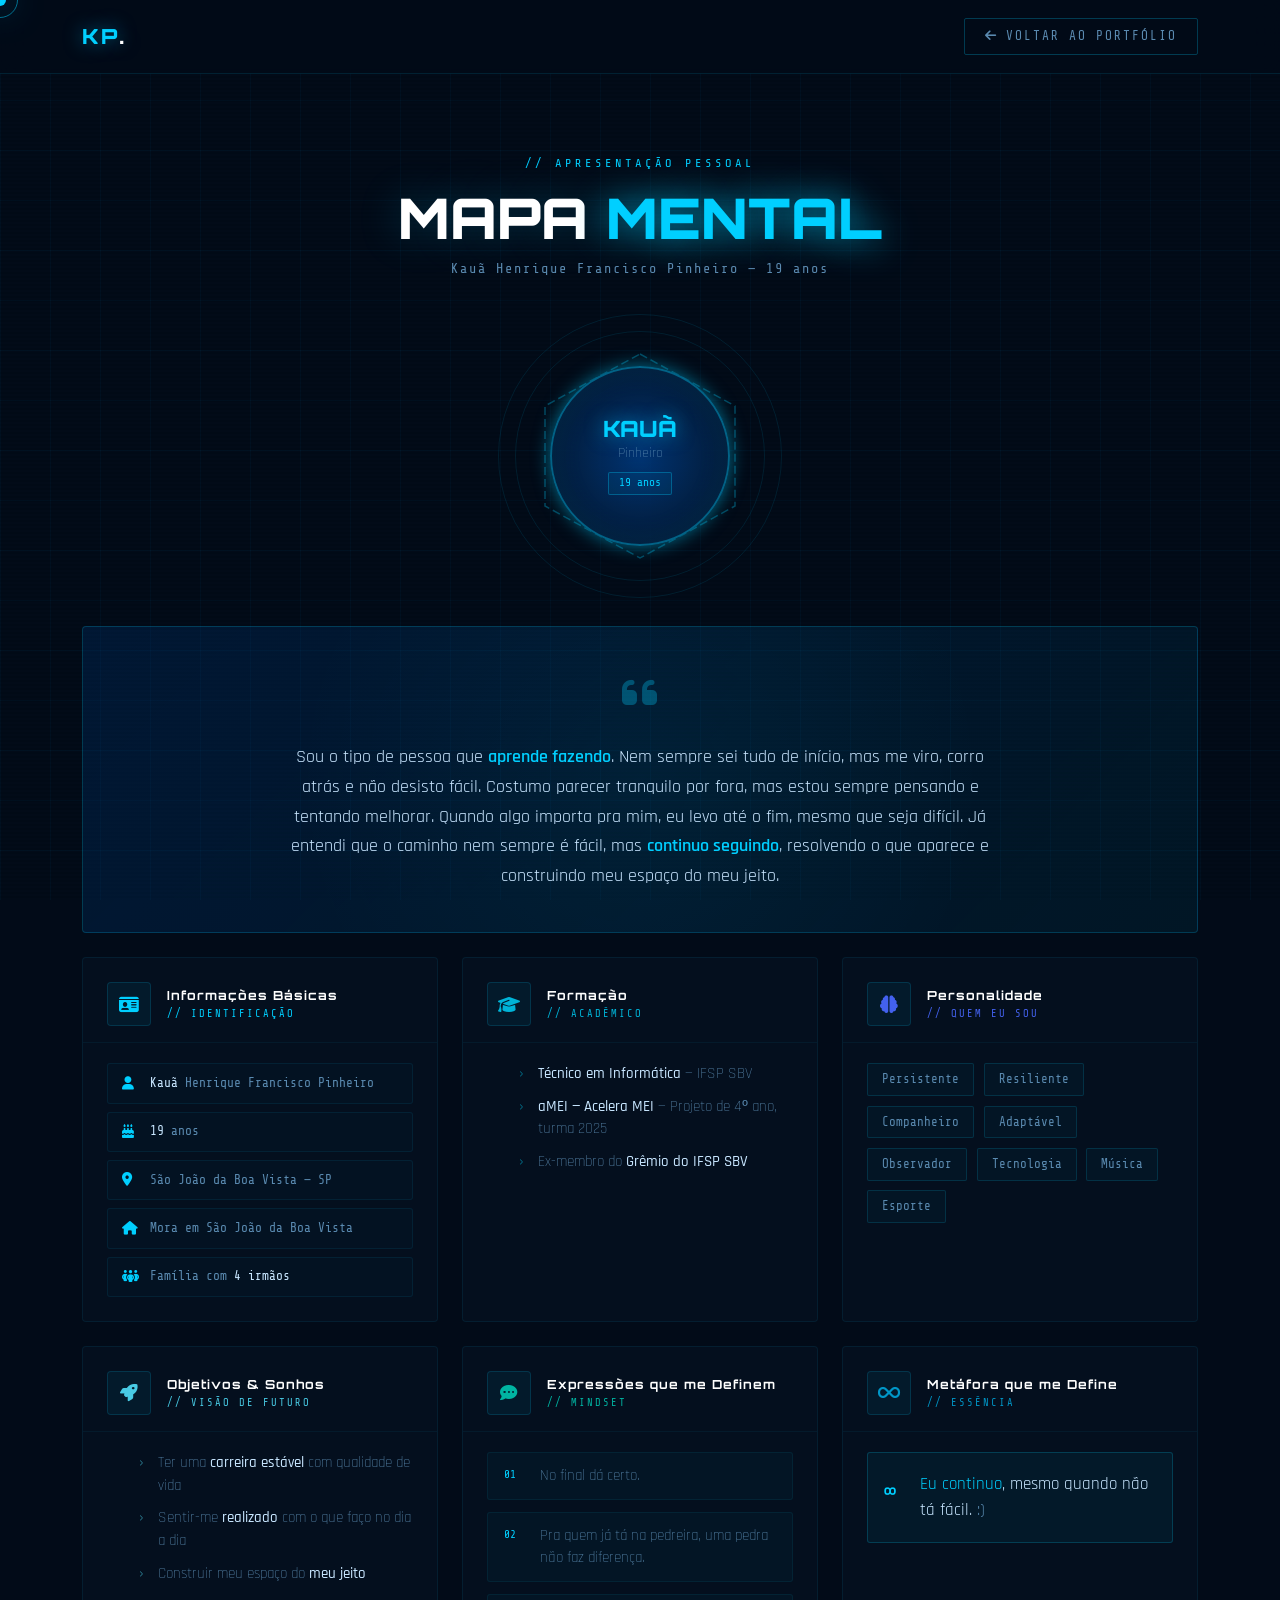
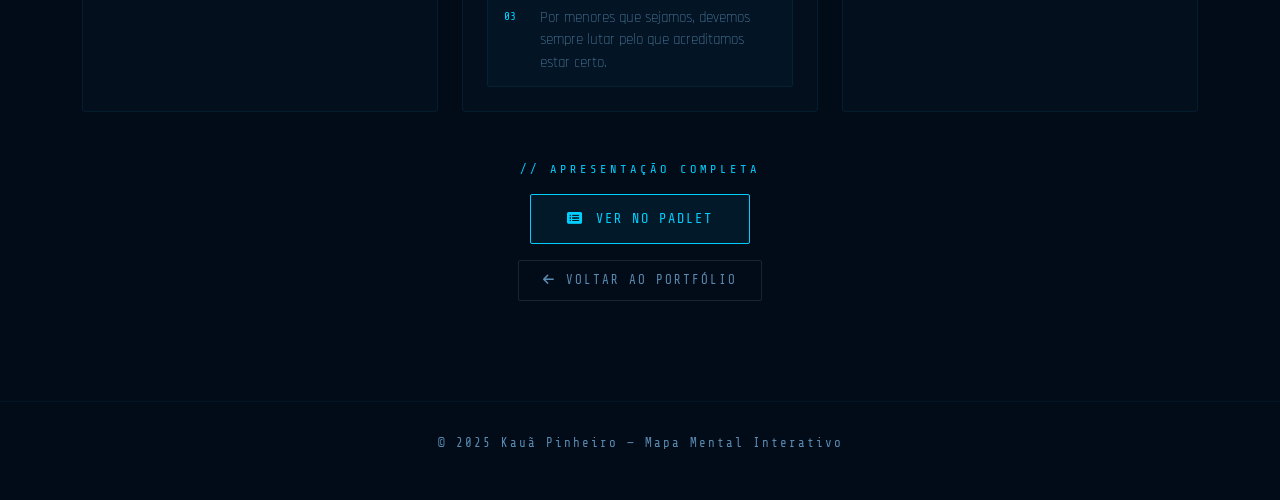
<file: html/mapa-mental.html>
<!DOCTYPE html>
<html lang="pt-BR">
<head>
  <meta charset="UTF-8"/>
  <meta name="viewport" content="width=device-width, initial-scale=1.0"/>
  <title>Kauã Pinheiro | Mapa Mental</title>
  
  <link href="https://cdn.jsdelivr.net/npm/bootstrap@5.3.3/dist/css/bootstrap.min.css" rel="stylesheet"/>
  <link href="https://fonts.googleapis.com/css2?family=Orbitron:wght@400;600;700;900&family=Share+Tech+Mono&family=Rajdhani:wght@300;400;500;600;700&display=swap" rel="stylesheet"/>
  <link href="https://cdnjs.cloudflare.com/ajax/libs/font-awesome/6.5.0/css/all.min.css" rel="stylesheet"/>
  
  <link rel="stylesheet" href="../css/mapa-style.css" />
</head>
<body>

  <div class="cursor" id="cursor"></div>
  <div class="cursor-ring" id="cursorRing"></div>

  <nav class="navbar">
    <div class="container d-flex align-items-center justify-content-between">
      <a class="navbar-brand" href="index.html">KP<span>.</span></a>
      <a href="index.html" class="back-btn">
        <i class="fa-solid fa-arrow-left me-2"></i>Voltar ao Portfólio
      </a>
    </div>
  </nav>

  <div class="page-header">
    <p class="page-label">// Apresentação Pessoal</p>
    <h1 class="page-title">MAPA <span class="accent">MENTAL</span></h1>
    <p class="page-subtitle">Kauã Henrique Francisco Pinheiro — 19 anos</p>
  </div>

  <div class="map-container">
    <div class="container">

      <div class="center-node reveal">
        <svg class="hex" viewBox="0 0 220 220" fill="none" xmlns="http://www.w3.org/2000/svg">
          <polygon points="110,8 205,60 205,160 110,212 15,160 15,60"
            stroke="rgba(0,207,255,0.3)" stroke-width="1.5" fill="none" stroke-dasharray="8 4"/>
          <polygon points="110,25 192,72 192,148 110,195 28,148 28,72"
            stroke="rgba(0,119,255,0.12)" stroke-width="1" fill="none"/>
        </svg>
        <div class="center-inner">
          <span class="name-main">KAUÃ</span>
          <span class="name-sub">Pinheiro</span>
          <span class="age-badge">19 anos</span>
        </div>
        <div class="center-ring cr1"></div>
        <div class="center-ring cr2"></div>
      </div>

      <div class="quote-card reveal">
        <div class="quote-icon"><i class="fa-solid fa-quote-left"></i></div>
        <p class="quote-text">
          Sou o tipo de pessoa que <em>aprende fazendo</em>. Nem sempre sei tudo de início, mas me viro, corro atrás e não desisto fácil.
          Costumo parecer tranquilo por fora, mas estou sempre pensando e tentando melhorar.
          Quando algo importa pra mim, eu levo até o fim, mesmo que seja difícil.
          Já entendi que o caminho nem sempre é fácil, mas <em>continuo seguindo</em>, resolvendo o que aparece e construindo meu espaço do meu jeito.
        </p>
      </div>

      <div class="cards-grid">

        <div class="map-card card-blue reveal">
          <div class="card-head">
            <div class="card-icon"><i class="fa-solid fa-id-card"></i></div>
            <div>
              <div class="card-title">Informações Básicas</div>
              <div class="card-tag">// Identificação</div>
            </div>
          </div>
          <div class="card-body-inner">
            <div class="info-chips">
              <div class="info-chip"><i class="fa-solid fa-user"></i><span><strong>Kauã</strong> Henrique Francisco Pinheiro</span></div>
              <div class="info-chip"><i class="fa-solid fa-cake-candles"></i><span><strong>19</strong> anos</span></div>
              <div class="info-chip"><i class="fa-solid fa-location-dot"></i><span>São João da Boa Vista — SP</span></div>
              <div class="info-chip"><i class="fa-solid fa-house"></i><span>Mora em São João da Boa Vista</span></div>
              <div class="info-chip"><i class="fa-solid fa-people-group"></i><span>Família com <strong>4 irmãos</strong></span></div>
            </div>
          </div>
        </div>

        <div class="map-card card-cyan reveal">
          <div class="card-head">
            <div class="card-icon"><i class="fa-solid fa-graduation-cap"></i></div>
            <div>
              <div class="card-title">Formação</div>
              <div class="card-tag">// Acadêmico</div>
            </div>
          </div>
          <div class="card-body-inner">
            <ul class="map-list">
              <li><strong>Técnico em Informática</strong> — IFSP SBV</li>
              <li><strong>aMEI — Acelera MEI</strong> — Projeto de 4º ano, turma 2025</li>
              <li>Ex-membro do <strong>Grêmio do IFSP SBV</strong></li>
            </ul>
          </div>
        </div>

        <div class="map-card card-indigo reveal">
          <div class="card-head">
            <div class="card-icon"><i class="fa-solid fa-brain"></i></div>
            <div>
              <div class="card-title">Personalidade</div>
              <div class="card-tag">// Quem eu sou</div>
            </div>
          </div>
          <div class="card-body-inner">
            <div class="personality-tags">
              <span class="pers-tag">Persistente</span>
              <span class="pers-tag">Resiliente</span>
              <span class="pers-tag">Companheiro</span>
              <span class="pers-tag">Adaptável</span>
              <span class="pers-tag">Observador</span>
              <span class="pers-tag">Tecnologia</span>
              <span class="pers-tag">Música</span>
              <span class="pers-tag">Esporte</span>
            </div>
          </div>
        </div>

        <div class="map-card card-sky reveal">
          <div class="card-head">
            <div class="card-icon"><i class="fa-solid fa-rocket"></i></div>
            <div>
              <div class="card-title">Objetivos &amp; Sonhos</div>
              <div class="card-tag">// Visão de futuro</div>
            </div>
          </div>
          <div class="card-body-inner">
            <ul class="map-list">
              <li>Ter uma <strong>carreira estável</strong> com qualidade de vida</li>
              <li>Sentir-me <strong>realizado</strong> com o que faço no dia a dia</li>
              <li>Construir meu espaço do <strong>meu jeito</strong></li>
            </ul>
          </div>
        </div>

        <div class="map-card card-teal reveal">
          <div class="card-head">
            <div class="card-icon"><i class="fa-solid fa-comment-dots"></i></div>
            <div>
              <div class="card-title">Expressões que me Definem</div>
              <div class="card-tag">// Mindset</div>
            </div>
          </div>
          <div class="card-body-inner">
            <div class="expr-list">
              <div class="expr-item"><span class="expr-num">01</span><span>No final dá certo.</span></div>
              <div class="expr-item"><span class="expr-num">02</span><span>Pra quem já tá na pedreira, uma pedra não faz diferença.</span></div>
              <div class="expr-item"><span class="expr-num">03</span><span>Por menores que sejamos, devemos sempre lutar pelo que acreditamos estar certo.</span></div>
            </div>
          </div>
        </div>

        <div class="map-card card-azure reveal">
          <div class="card-head">
            <div class="card-icon"><i class="fa-solid fa-infinity"></i></div>
            <div>
              <div class="card-title">Metáfora que me Define</div>
              <div class="card-tag">// Essência</div>
            </div>
          </div>
          <div class="card-body-inner">
            <div class="expr-item" style="border-color:rgba(0,207,255,0.2); background:rgba(0,207,255,0.05); padding:1.2rem 1rem;">
              <span class="expr-num" style="font-size:1.4rem;">∞</span>
              <span style="font-size:1.05rem; color:var(--text-main); font-weight:400;">
                <em style="color:var(--blue-neon); font-style:normal;">Eu continuo</em>, mesmo quando não tá fácil. <span style="color:var(--text-dim);">:)</span>
              </span>
            </div>
          </div>
        </div>

      </div>

      <div class="padlet-cta reveal">
        <p class="page-label mb-3">// Apresentação Completa</p>
        <a href="https://padlet.com/kauahfpinheiro/apresentacao-pessoal-e-profissional-kaua-pinheiro-hn6cfagepgclh9oz" target="_blank" class="btn-padlet">
          <i class="fa-solid fa-rectangle-list"></i>
          Ver no Padlet
        </a>
        <div class="mt-3">
          <a href="index.html" class="btn-back-port">
            <i class="fa-solid fa-arrow-left"></i> Voltar ao Portfólio
          </a>
        </div>
      </div>

    </div>
  </div>

  <footer>
    <div class="container">
      <p class="footer-text">&copy; 2025 Kauã Pinheiro — Mapa Mental Interativo</p>
    </div>
  </footer>

  <script src="https://cdn.jsdelivr.net/npm/bootstrap@5.3.3/dist/js/bootstrap.bundle.min.js"></script>
  <script src="../js/mapa-script.js"></script>
</body>
</html>
</file>
<file: css/portfolio-style.css>
:root {
  --blue-neon: #00cfff;
  --blue-mid: #0077ff;
  --blue-deep: #003f8a;
  --black: #020b18;
  --black-card: #040f1e;
  --black-panel: #081527;
  --text-main: #c8e6ff;
  --text-dim: #5a8ab0;
  --grid-color: rgba(0, 180, 255, 0.04);
  --glow: 0 0 18px rgba(0, 207, 255, 0.5);
  --glow-strong: 0 0 36px rgba(0, 207, 255, 0.8);
}

* { margin: 0; padding: 0; box-sizing: border-box; }

html { scroll-behavior: smooth; }

body {
  background-color: var(--black);
  color: var(--text-main);
  font-family: 'Rajdhani', sans-serif;
  font-size: 17px;
  overflow-x: hidden;
  cursor: none;
}

/* CUSTOM CURSOR */
.cursor {
  position: fixed;
  width: 12px; height: 12px;
  background: var(--blue-neon);
  border-radius: 50%;
  pointer-events: none;
  z-index: 99999;
  transition: transform 0.1s ease;
  box-shadow: var(--glow-strong);
}
.cursor-ring {
  position: fixed;
  width: 36px; height: 36px;
  border: 1px solid var(--blue-neon);
  border-radius: 50%;
  pointer-events: none;
  z-index: 99998;
  transition: all 0.15s ease;
  opacity: 0.5;
}

/* GRID BACKGROUND */
body::before {
  content: '';
  position: fixed;
  inset: 0;
  background-image:
    linear-gradient(var(--grid-color) 1px, transparent 1px),
    linear-gradient(90deg, var(--grid-color) 1px, transparent 1px);
  background-size: 50px 50px;
  z-index: 0;
  pointer-events: none;
}

/* SCANLINES */
body::after {
  content: '';
  position: fixed;
  inset: 0;
  background: repeating-linear-gradient(
    0deg,
    transparent,
    transparent 2px,
    rgba(0,0,0,0.08) 2px,
    rgba(0,0,0,0.08) 4px
  );
  z-index: 1;
  pointer-events: none;
}

section, nav, footer { position: relative; z-index: 2; }

/* ===================== NAVBAR ===================== */
.navbar {
  background: rgba(2, 11, 24, 0.85);
  backdrop-filter: blur(16px);
  border-bottom: 1px solid rgba(0, 207, 255, 0.12);
  padding: 1rem 0;
}
.navbar-brand {
  font-family: 'Orbitron', monospace;
  font-weight: 900;
  font-size: 1.3rem;
  color: var(--blue-neon) !important;
  text-shadow: var(--glow);
  letter-spacing: 2px;
}
.navbar-brand span { color: #fff; }
.nav-link {
  font-family: 'Share Tech Mono', monospace;
  color: var(--text-dim) !important;
  font-size: 0.85rem;
  letter-spacing: 1px;
  text-transform: uppercase;
  transition: color 0.3s, text-shadow 0.3s;
  padding: 0.5rem 1rem !important;
  position: relative;
}
.nav-link::after {
  content: '';
  position: absolute;
  bottom: 0; left: 50%; right: 50%;
  height: 1px;
  background: var(--blue-neon);
  transition: left 0.3s, right 0.3s;
}
.nav-link:hover { color: var(--blue-neon) !important; text-shadow: var(--glow); }
.nav-link:hover::after { left: 1rem; right: 1rem; }

/* ===================== HERO ===================== */
#hero {
  min-height: 100vh;
  display: flex;
  align-items: center;
  position: relative;
  overflow: hidden;
  padding: 120px 0 80px;
}

.hero-orb {
  position: absolute;
  border-radius: 50%;
  filter: blur(80px);
  pointer-events: none;
}
.hero-orb-1 {
  width: 500px; height: 500px;
  background: radial-gradient(circle, rgba(0,119,255,0.3), transparent 70%);
  top: -100px; right: -100px;
  animation: pulse-orb 6s ease-in-out infinite alternate;
}
.hero-orb-2 {
  width: 300px; height: 300px;
  background: radial-gradient(circle, rgba(0,207,255,0.2), transparent 70%);
  bottom: 50px; left: -80px;
  animation: pulse-orb 8s ease-in-out infinite alternate-reverse;
}

@keyframes pulse-orb {
  from { transform: scale(1) translateY(0); opacity: 0.8; }
  to { transform: scale(1.15) translateY(-20px); opacity: 1; }
}

.hero-badge {
  display: inline-block;
  font-family: 'Share Tech Mono', monospace;
  font-size: 0.75rem;
  letter-spacing: 3px;
  color: var(--blue-neon);
  border: 1px solid rgba(0,207,255,0.3);
  padding: 6px 18px;
  border-radius: 2px;
  margin-bottom: 1.5rem;
  background: rgba(0,207,255,0.05);
  animation: fadeInDown 0.8s ease both;
}

.hero-name {
  font-family: 'Orbitron', monospace;
  font-weight: 900;
  font-size: clamp(2.8rem, 7vw, 5.5rem);
  line-height: 1;
  color: #fff;
  text-shadow: 0 0 60px rgba(0,207,255,0.3);
  animation: fadeInUp 0.9s ease 0.1s both;
}
.hero-name .accent { color: var(--blue-neon); text-shadow: var(--glow-strong); }

.hero-role {
  font-family: 'Share Tech Mono', monospace;
  font-size: clamp(1rem, 2.5vw, 1.25rem);
  color: var(--text-dim);
  margin-top: 1rem;
  letter-spacing: 2px;
  animation: fadeInUp 1s ease 0.2s both;
}
.hero-role .typing-cursor {
  display: inline-block;
  width: 2px; height: 1.2em;
  background: var(--blue-neon);
  vertical-align: middle;
  margin-left: 4px;
  animation: blink 1s step-end infinite;
}
@keyframes blink { 50% { opacity: 0; } }

.hero-desc {
  max-width: 560px;
  color: var(--text-dim);
  font-size: 1.05rem;
  line-height: 1.7;
  margin-top: 1.5rem;
  font-weight: 300;
  animation: fadeInUp 1s ease 0.3s both;
}

.hero-btns {
  margin-top: 2.5rem;
  display: flex; gap: 1rem; flex-wrap: wrap;
  animation: fadeInUp 1s ease 0.4s both;
}

.btn-neon {
  font-family: 'Share Tech Mono', monospace;
  font-size: 0.85rem;
  letter-spacing: 2px;
  text-transform: uppercase;
  padding: 12px 28px;
  border: 1px solid var(--blue-neon);
  color: var(--blue-neon);
  background: rgba(0,207,255,0.07);
  text-decoration: none;
  border-radius: 2px;
  transition: all 0.3s ease;
  position: relative;
  overflow: hidden;
}
.btn-neon::before {
  content: '';
  position: absolute;
  inset: 0;
  background: var(--blue-neon);
  transform: translateX(-100%);
  transition: transform 0.3s ease;
  z-index: -1;
}
.btn-neon:hover { color: var(--black); box-shadow: var(--glow-strong); }
.btn-neon:hover::before { transform: translateX(0); }

.btn-ghost {
  font-family: 'Share Tech Mono', monospace;
  font-size: 0.85rem;
  letter-spacing: 2px;
  text-transform: uppercase;
  padding: 12px 28px;
  border: 1px solid rgba(255,255,255,0.1);
  color: var(--text-dim);
  background: transparent;
  text-decoration: none;
  border-radius: 2px;
  transition: all 0.3s ease;
}
.btn-ghost:hover { border-color: var(--blue-neon); color: var(--blue-neon); }

/* HERO AVATAR */
.hero-avatar-wrap {
  display: flex;
  justify-content: center;
  align-items: center;
  animation: fadeIn 1s ease 0.5s both;
}
.avatar-hex {
  position: relative;
  width: 280px; height: 280px;
}
.avatar-hex svg.hex-bg {
  position: absolute;
  inset: 0; width: 100%; height: 100%;
  animation: rotate-slow 20s linear infinite;
}
.avatar-inner {
  position: absolute;
  inset: 30px;
  border-radius: 50%;
  background: linear-gradient(135deg, var(--black-panel), var(--blue-deep));
  border: 2px solid rgba(0,207,255,0.3);
  display: flex; align-items: center; justify-content: center;
  overflow: hidden;
}
.avatar-inner i {
  font-size: 5rem;
  color: var(--blue-neon);
  opacity: 0.8;
}
.avatar-ring {
  position: absolute;
  border-radius: 50%;
  border: 1px solid rgba(0,207,255,0.15);
  animation: ring-pulse 3s ease-in-out infinite;
}
.avatar-ring-1 { inset: -20px; animation-delay: 0s; }
.avatar-ring-2 { inset: -40px; animation-delay: 0.7s; }
.avatar-ring-3 { inset: -60px; animation-delay: 1.4s; }

@keyframes ring-pulse {
  0%, 100% { opacity: 0.15; }
  50% { opacity: 0.5; }
}
@keyframes rotate-slow {
  from { transform: rotate(0deg); }
  to { transform: rotate(360deg); }
}

/* STATS BAR */
.hero-stats {
  display: flex; gap: 2.5rem; margin-top: 3rem; flex-wrap: wrap;
  animation: fadeInUp 1s ease 0.5s both;
}
.stat-item { text-align: center; }
.stat-num {
  font-family: 'Orbitron', monospace;
  font-size: 1.8rem;
  font-weight: 700;
  color: var(--blue-neon);
  text-shadow: var(--glow);
}
.stat-label {
  font-family: 'Share Tech Mono', monospace;
  font-size: 0.7rem;
  color: var(--text-dim);
  letter-spacing: 2px;
  text-transform: uppercase;
}

/* ===================== SECTION COMMONS ===================== */
.section-label {
  font-family: 'Share Tech Mono', monospace;
  font-size: 0.75rem;
  letter-spacing: 4px;
  color: var(--blue-neon);
  text-transform: uppercase;
  margin-bottom: 0.75rem;
}
.section-title {
  font-family: 'Orbitron', monospace;
  font-weight: 700;
  font-size: clamp(1.6rem, 4vw, 2.4rem);
  color: #fff;
  margin-bottom: 1rem;
  position: relative;
}
.section-title .accent { color: var(--blue-neon); }
.section-divider {
  width: 60px; height: 2px;
  background: linear-gradient(90deg, var(--blue-neon), transparent);
  margin-bottom: 3rem;
}

/* ===================== SOBRE ===================== */
#sobre {
  padding: 100px 0;
  background: linear-gradient(180deg, transparent, rgba(0,63,138,0.05), transparent);
}
.sobre-card {
  background: var(--black-card);
  border: 1px solid rgba(0,207,255,0.08);
  border-radius: 4px;
  padding: 2.5rem;
  position: relative;
  overflow: hidden;
}
.sobre-card::before {
  content: '';
  position: absolute;
  top: 0; left: 0;
  width: 3px; height: 100%;
  background: linear-gradient(180deg, var(--blue-neon), transparent);
}
.sobre-text {
  color: var(--text-dim);
  line-height: 1.8;
  font-size: 1.05rem;
  font-weight: 300;
}
.sobre-highlight {
  color: var(--blue-neon);
  font-weight: 600;
}
.info-grid {
  display: grid;
  grid-template-columns: 1fr 1fr;
  gap: 1rem;
  margin-top: 1.5rem;
}
.info-item {
  display: flex; align-items: center; gap: 0.75rem;
  font-family: 'Share Tech Mono', monospace;
  font-size: 0.85rem;
  color: var(--text-dim);
}
.info-item i { color: var(--blue-neon); width: 16px; }

/* ===================== SKILLS ===================== */
#skills { padding: 100px 0; }

.skills-grid {
  display: grid;
  grid-template-columns: repeat(auto-fit, minmax(280px, 1fr));
  gap: 1.5rem;
}
.skill-category {
  background: var(--black-card);
  border: 1px solid rgba(0,207,255,0.08);
  border-radius: 4px;
  padding: 1.75rem;
  transition: border-color 0.3s, transform 0.3s;
  position: relative;
  overflow: hidden;
}
.skill-category::after {
  content: '';
  position: absolute;
  inset: 0;
  background: radial-gradient(circle at top right, rgba(0,207,255,0.04), transparent 60%);
  pointer-events: none;
}
.skill-category:hover {
  border-color: rgba(0,207,255,0.3);
  transform: translateY(-4px);
  box-shadow: 0 8px 40px rgba(0,0,0,0.4);
}
.skill-cat-header {
  display: flex; align-items: center; gap: 0.75rem;
  margin-bottom: 1.25rem;
}
.skill-cat-icon {
  width: 38px; height: 38px;
  border-radius: 4px;
  background: rgba(0,207,255,0.08);
  border: 1px solid rgba(0,207,255,0.2);
  display: flex; align-items: center; justify-content: center;
  color: var(--blue-neon);
  font-size: 1rem;
}
.skill-cat-title {
  font-family: 'Orbitron', monospace;
  font-size: 0.8rem;
  font-weight: 600;
  color: #fff;
  letter-spacing: 1px;
}

.skill-tags {
  display: flex; flex-wrap: wrap; gap: 0.5rem;
}
.skill-tag {
  font-family: 'Share Tech Mono', monospace;
  font-size: 0.78rem;
  padding: 4px 12px;
  border: 1px solid rgba(0,207,255,0.15);
  border-radius: 2px;
  color: var(--text-dim);
  background: rgba(0,207,255,0.03);
  transition: all 0.2s;
}
.skill-tag:hover {
  border-color: var(--blue-neon);
  color: var(--blue-neon);
  background: rgba(0,207,255,0.07);
}

/* ===================== PROJETOS ===================== */
#projetos {
  padding: 100px 0;
  background: linear-gradient(180deg, transparent, rgba(0,63,138,0.05), transparent);
}
.project-card {
  background: var(--black-card);
  border: 1px solid rgba(0,207,255,0.08);
  border-radius: 4px;
  overflow: hidden;
  transition: border-color 0.3s, transform 0.3s, box-shadow 0.3s;
  height: 100%;
}
.project-card:hover {
  border-color: rgba(0,207,255,0.35);
  transform: translateY(-6px);
  box-shadow: 0 12px 50px rgba(0,0,0,0.5), 0 0 30px rgba(0,207,255,0.08);
}
.project-header {
  padding: 1.75rem 1.75rem 1rem;
  border-bottom: 1px solid rgba(0,207,255,0.06);
  position: relative;
}
.project-icon {
  width: 52px; height: 52px;
  border-radius: 4px;
  background: linear-gradient(135deg, rgba(0,119,255,0.2), rgba(0,207,255,0.1));
  border: 1px solid rgba(0,207,255,0.2);
  display: flex; align-items: center; justify-content: center;
  color: var(--blue-neon);
  font-size: 1.4rem;
  margin-bottom: 1rem;
}
.project-title {
  font-family: 'Orbitron', monospace;
  font-size: 1rem;
  font-weight: 700;
  color: #fff;
  margin-bottom: 0.5rem;
}
.project-type {
  font-family: 'Share Tech Mono', monospace;
  font-size: 0.72rem;
  color: var(--blue-neon);
  letter-spacing: 2px;
  text-transform: uppercase;
}
.project-body { padding: 1.25rem 1.75rem; }
.project-desc {
  color: var(--text-dim);
  font-size: 0.95rem;
  line-height: 1.7;
  font-weight: 300;
}
.project-tags {
  display: flex; flex-wrap: wrap; gap: 0.4rem;
  margin-top: 1rem;
}
.project-tag {
  font-family: 'Share Tech Mono', monospace;
  font-size: 0.7rem;
  padding: 3px 10px;
  border: 1px solid rgba(0,207,255,0.12);
  border-radius: 2px;
  color: var(--text-dim);
  background: rgba(0,207,255,0.03);
}
.project-footer {
  padding: 1rem 1.75rem 1.75rem;
  display: flex; gap: 0.75rem;
}
.btn-project {
  font-family: 'Share Tech Mono', monospace;
  font-size: 0.75rem;
  letter-spacing: 1px;
  text-transform: uppercase;
  padding: 8px 18px;
  border: 1px solid rgba(0,207,255,0.25);
  color: var(--blue-neon);
  background: transparent;
  text-decoration: none;
  border-radius: 2px;
  transition: all 0.3s;
  display: inline-flex; align-items: center; gap: 0.4rem;
}
.btn-project:hover {
  background: rgba(0,207,255,0.1);
  border-color: var(--blue-neon);
  color: var(--blue-neon);
  box-shadow: var(--glow);
}

/* ===================== CONTATO ===================== */
#contato { padding: 100px 0; }
.contact-wrapper {
  background: var(--black-card);
  border: 1px solid rgba(0,207,255,0.08);
  border-radius: 4px;
  padding: 3rem;
  position: relative;
  overflow: hidden;
}
.contact-wrapper::before {
  content: '';
  position: absolute;
  top: 0; left: 0; right: 0;
  height: 2px;
  background: linear-gradient(90deg, transparent, var(--blue-neon), transparent);
}
.contact-links {
  display: flex; flex-direction: column; gap: 1rem;
  margin-top: 2rem;
}
.contact-link {
  display: flex; align-items: center; gap: 1rem;
  padding: 1rem 1.25rem;
  border: 1px solid rgba(0,207,255,0.1);
  border-radius: 4px;
  text-decoration: none;
  color: var(--text-dim);
  background: rgba(0,207,255,0.02);
  transition: all 0.3s;
  font-family: 'Share Tech Mono', monospace;
  font-size: 0.9rem;
}
.contact-link:hover {
  border-color: var(--blue-neon);
  color: var(--blue-neon);
  background: rgba(0,207,255,0.06);
  box-shadow: var(--glow);
  transform: translateX(6px);
}
.contact-link i {
  font-size: 1.25rem;
  color: var(--blue-neon);
  width: 24px;
}

/* FORM */
.form-control, .form-select {
  background: rgba(0,207,255,0.03) !important;
  border: 1px solid rgba(0,207,255,0.12) !important;
  color: var(--text-main) !important;
  border-radius: 2px !important;
  font-family: 'Rajdhani', sans-serif !important;
  font-size: 1rem !important;
  padding: 0.75rem 1rem !important;
  transition: border-color 0.3s, box-shadow 0.3s !important;
}
.form-control:focus, .form-select:focus {
  border-color: var(--blue-neon) !important;
  box-shadow: 0 0 0 3px rgba(0,207,255,0.08) !important;
  outline: none !important;
}
.form-control::placeholder { color: var(--text-dim) !important; }
.form-label {
  font-family: 'Share Tech Mono', monospace;
  font-size: 0.78rem;
  letter-spacing: 2px;
  color: var(--text-dim);
  text-transform: uppercase;
  margin-bottom: 0.4rem;
}
textarea.form-control { resize: none; min-height: 130px; }

/* ===================== FOOTER ===================== */
footer {
  border-top: 1px solid rgba(0,207,255,0.06);
  padding: 2rem 0;
  text-align: center;
}
.footer-text {
  font-family: 'Share Tech Mono', monospace;
  font-size: 0.78rem;
  color: var(--text-dim);
  letter-spacing: 2px;
}
.footer-text a {
  color: var(--blue-neon);
  text-decoration: none;
}

/* ANIMATIONS */
@keyframes fadeInDown {
  from { opacity: 0; transform: translateY(-20px); }
  to { opacity: 1; transform: translateY(0); }
}
@keyframes fadeInUp {
  from { opacity: 0; transform: translateY(30px); }
  to { opacity: 1; transform: translateY(0); }
}
@keyframes fadeIn {
  from { opacity: 0; } to { opacity: 1; }
}

/* SCROLL REVEAL */
.reveal {
  opacity: 0;
  transform: translateY(30px);
  transition: opacity 0.7s ease, transform 0.7s ease;
}
.reveal.visible {
  opacity: 1;
  transform: translateY(0);
}

/* MOBILE TWEAKS */
@media (max-width: 768px) {
  .info-grid { grid-template-columns: 1fr; }
  .hero-stats { gap: 1.5rem; }
  .contact-wrapper { padding: 2rem 1.5rem; }
  body { cursor: auto; }
  .cursor, .cursor-ring { display: none; }
  .avatar-ring-2, .avatar-ring-3 { display: none; }
}

/* NAVBAR TOGGLER */
.navbar-toggler {
  border-color: rgba(0,207,255,0.3) !important;
}
.navbar-toggler-icon {
  background-image: url("data:image/svg+xml,%3csvg xmlns='http://www.w3.org/2000/svg' viewBox='0 0 30 30'%3e%3cpath stroke='rgba%280, 207, 255, 0.8%29' stroke-linecap='round' stroke-miterlimit='10' stroke-width='2' d='M4 7h22M4 15h22M4 23h22'/%3e%3c/svg%3e") !important;
}
</file>
<file: css/mapa-style.css>
:root {
  --blue-neon: #00cfff;
  --blue-mid: #0077ff;
  --blue-deep: #003f8a;
  --black: #020b18;
  --black-card: #040f1e;
  --black-panel: #081527;
  --text-main: #c8e6ff;
  --text-dim: #5a8ab0;
  --grid-color: rgba(0,180,255,0.04);
  --glow: 0 0 18px rgba(0,207,255,0.5);
  --glow-strong: 0 0 36px rgba(0,207,255,0.8);
}

* { margin:0; padding:0; box-sizing:border-box; }
html { scroll-behavior: smooth; }

body {
  background-color: var(--black);
  color: var(--text-main);
  font-family: 'Rajdhani', sans-serif;
  overflow-x: hidden;
  cursor: none;
  min-height: 100vh;
}

/* CURSOR */
.cursor { position:fixed; width:12px; height:12px; background:var(--blue-neon); border-radius:50%; pointer-events:none; z-index:99999; box-shadow:var(--glow-strong); }
.cursor-ring { position:fixed; width:36px; height:36px; border:1px solid var(--blue-neon); border-radius:50%; pointer-events:none; z-index:99998; opacity:0.5; transition:all 0.15s ease; }

/* GRID */
body::before {
  content:''; position:fixed; inset:0;
  background-image: linear-gradient(var(--grid-color) 1px, transparent 1px), linear-gradient(90deg, var(--grid-color) 1px, transparent 1px);
  background-size: 50px 50px; z-index:0; pointer-events:none;
}
body::after {
  content:''; position:fixed; inset:0;
  background: repeating-linear-gradient(0deg, transparent, transparent 2px, rgba(0,0,0,0.07) 2px, rgba(0,0,0,0.07) 4px);
  z-index:1; pointer-events:none;
}

/* NAVBAR */
.navbar {
  background: rgba(2,11,24,0.9);
  backdrop-filter: blur(16px);
  border-bottom: 1px solid rgba(0,207,255,0.12);
  padding: 1rem 0;
  position: relative; z-index: 10;
}
.navbar-brand {
  font-family: 'Orbitron', monospace; font-weight:900; font-size:1.3rem;
  color: var(--blue-neon) !important; text-shadow: var(--glow); letter-spacing:2px;
}
.navbar-brand span { color:#fff; }
.back-btn {
  font-family:'Share Tech Mono',monospace; font-size:0.8rem; letter-spacing:2px;
  text-transform:uppercase; padding:8px 20px;
  border:1px solid rgba(0,207,255,0.25); color:var(--text-dim);
  background:transparent; text-decoration:none; border-radius:2px;
  transition:all 0.3s;
}
.back-btn:hover { border-color:var(--blue-neon); color:var(--blue-neon); }
.navbar-toggler { border-color: rgba(0,207,255,0.3) !important; }
.navbar-toggler-icon { background-image:url("data:image/svg+xml,%3csvg xmlns='http://www.w3.org/2000/svg' viewBox='0 0 30 30'%3e%3cpath stroke='rgba%280, 207, 255, 0.8%29' stroke-linecap='round' stroke-miterlimit='10' stroke-width='2' d='M4 7h22M4 15h22M4 23h22'/%3e%3c/svg%3e") !important; }

/* PAGE HEADER */
.page-header {
  position:relative; z-index:2;
  padding: 80px 0 50px;
  text-align:center;
}
.page-label {
  font-family:'Share Tech Mono',monospace; font-size:0.75rem; letter-spacing:4px;
  color:var(--blue-neon); text-transform:uppercase; margin-bottom:0.75rem;
}
.page-title {
  font-family:'Orbitron',monospace; font-weight:900;
  font-size: clamp(2rem, 6vw, 3.5rem);
  color:#fff; text-shadow: 0 0 40px rgba(0,207,255,0.25);
}
.page-title .accent { color:var(--blue-neon); text-shadow:var(--glow-strong); }
.page-subtitle {
  font-family:'Share Tech Mono',monospace; font-size:0.85rem;
  color:var(--text-dim); letter-spacing:2px; margin-top:0.5rem;
}

/* MAIN CONTENT */
.map-container {
  position:relative; z-index:2;
  padding: 0 0 100px;
}

/* CENTER NODE */
.center-node {
  position:relative;
  width: 220px; height:220px;
  margin: 0 auto 60px;
}
.center-node svg.hex {
  position:absolute; inset:0; width:100%; height:100%;
  animation: spin 25s linear infinite;
}
@keyframes spin { to { transform: rotate(360deg); } }
.center-inner {
  position:absolute; inset:20px;
  border-radius:50%;
  background: radial-gradient(circle, rgba(0,63,138,0.8), var(--black-card));
  border:2px solid rgba(0,207,255,0.4);
  display:flex; flex-direction:column; align-items:center; justify-content:center;
  box-shadow: var(--glow), inset 0 0 30px rgba(0,207,255,0.1);
}
.center-inner .name-main {
  font-family:'Orbitron',monospace; font-weight:900;
  font-size:1.4rem; color:var(--blue-neon); text-shadow:var(--glow);
  line-height:1;
}
.center-inner .name-sub {
  font-family:'Rajdhani',sans-serif; font-weight:300;
  font-size:0.85rem; color:var(--text-dim); margin-top:4px;
}
.center-inner .age-badge {
  font-family:'Share Tech Mono',monospace; font-size:0.7rem;
  color:var(--blue-neon); border:1px solid rgba(0,207,255,0.3);
  padding:2px 10px; border-radius:2px; margin-top:8px;
  background:rgba(0,207,255,0.05);
}
.center-ring {
  position:absolute; border-radius:50%;
  border:1px solid rgba(0,207,255,0.1);
  animation: pulse-ring 3s ease-in-out infinite;
}
.cr1 { inset:-15px; animation-delay:0s; }
.cr2 { inset:-32px; animation-delay:1s; }
@keyframes pulse-ring { 0%,100%{opacity:0.1;} 50%{opacity:0.4;} }

/* CARDS GRID */
.cards-grid {
  display:grid;
  grid-template-columns: repeat(auto-fit, minmax(300px, 1fr));
  gap: 1.5rem;
}

/* MAP CARD */
.map-card {
  background: var(--black-card);
  border: 1px solid rgba(0,207,255,0.08);
  border-radius:4px;
  overflow:hidden;
  transition: border-color 0.3s, transform 0.3s, box-shadow 0.3s;
  position:relative;
}
.map-card::before {
  content:''; position:absolute;
  top:0; left:0; width:100%; height:2px;
  transition: opacity 0.3s;
  opacity:0;
}
.map-card:hover {
  border-color: rgba(0,207,255,0.3);
  transform: translateY(-5px);
  box-shadow: 0 12px 50px rgba(0,0,0,0.5), 0 0 30px rgba(0,207,255,0.07);
}
.map-card:hover::before { opacity:1; }

/* CARD COLORS */
.card-blue  { --card-accent: #00cfff; }
.card-cyan  { --card-accent: #00b4d8; }
.card-indigo{ --card-accent: #4361ee; }
.card-sky   { --card-accent: #48cae4; }
.card-teal  { --card-accent: #00b4a2; }
.card-azure { --card-accent: #0096c7; }
.card-deep  { --card-accent: #0077b6; }

.map-card::before { background: var(--card-accent); }

.card-head {
  padding: 1.5rem 1.5rem 1rem;
  display:flex; align-items:center; gap:1rem;
  border-bottom: 1px solid rgba(0,207,255,0.06);
}
.card-icon {
  width:44px; height:44px; border-radius:4px; flex-shrink:0;
  background: rgba(0,207,255,0.06);
  border: 1px solid rgba(0,207,255,0.15);
  display:flex; align-items:center; justify-content:center;
  font-size:1.1rem;
  color: var(--card-accent, var(--blue-neon));
}
.card-title {
  font-family:'Orbitron',monospace; font-weight:700;
  font-size:0.78rem; color:#fff; letter-spacing:1px;
}
.card-tag {
  font-family:'Share Tech Mono',monospace; font-size:0.65rem;
  color: var(--card-accent, var(--blue-neon));
  letter-spacing:2px; text-transform:uppercase; margin-top:2px;
}

.card-body-inner { padding: 1.25rem 1.5rem 1.5rem; }

/* LIST ITEMS */
.map-list { list-style:none; display:flex; flex-direction:column; gap:0.6rem; }
.map-list li {
  font-size:0.95rem; color:var(--text-dim); font-weight:300; line-height:1.5;
  padding-left:1.2rem; position:relative;
}
.map-list li::before {
  content:'›'; position:absolute; left:0;
  color: var(--card-accent, var(--blue-neon)); font-size:1rem; line-height:1.4;
}
.map-list li strong { color:var(--text-main); font-weight:500; }

/* QUOTE CARD */
.quote-card {
  background: linear-gradient(135deg, rgba(0,63,138,0.25), rgba(0,207,255,0.06));
  border: 1px solid rgba(0,207,255,0.2);
  border-radius:4px;
  padding: 2.5rem;
  text-align:center;
  position:relative; overflow:hidden;
  margin-bottom:1.5rem;
}
.quote-card::before {
  content:''; position:absolute; inset:0;
  background: radial-gradient(circle at center, rgba(0,207,255,0.05), transparent 60%);
}
.quote-icon {
  font-size:2.5rem; color:var(--blue-neon); opacity:0.3; margin-bottom:1rem;
}
.quote-text {
  font-family:'Rajdhani',sans-serif; font-size:1.1rem; font-weight:400;
  color:var(--text-main); line-height:1.7; max-width:700px; margin:0 auto;
  position:relative; z-index:1;
}
.quote-text em { color:var(--blue-neon); font-style:normal; font-weight:600; }

/* EXPRESSIONS */
.expr-list { display:flex; flex-direction:column; gap:0.75rem; }
.expr-item {
  display:flex; align-items:flex-start; gap:0.75rem;
  padding:0.75rem 1rem;
  background: rgba(0,207,255,0.03);
  border: 1px solid rgba(0,207,255,0.07);
  border-radius:3px;
  font-size:0.92rem; color:var(--text-dim); font-weight:300;
  transition: border-color 0.2s, background 0.2s;
}
.expr-item:hover { border-color:rgba(0,207,255,0.2); background:rgba(0,207,255,0.06); }
.expr-num {
  font-family:'Share Tech Mono',monospace; font-size:0.7rem;
  color:var(--blue-neon); min-width:24px; margin-top:2px;
}

/* PERSONALITY TAGS */
.personality-tags { display:flex; flex-wrap:wrap; gap:0.6rem; }
.pers-tag {
  font-family:'Share Tech Mono',monospace; font-size:0.78rem;
  padding:6px 14px; border:1px solid rgba(0,207,255,0.15);
  border-radius:2px; color:var(--text-dim);
  background:rgba(0,207,255,0.03); transition:all 0.2s;
}
.pers-tag:hover { border-color:var(--blue-neon); color:var(--blue-neon); background:rgba(0,207,255,0.07); }

/* INFO CHIP */
.info-chips { display:flex; flex-direction:column; gap:0.5rem; }
.info-chip {
  display:flex; align-items:center; gap:0.75rem;
  padding:0.6rem 0.9rem;
  border:1px solid rgba(0,207,255,0.08); border-radius:3px;
  background:rgba(0,207,255,0.02);
}
.info-chip i { color:var(--blue-neon); width:16px; font-size:0.85rem; }
.info-chip span { font-family:'Share Tech Mono',monospace; font-size:0.8rem; color:var(--text-dim); }
.info-chip strong { color:var(--text-main); font-weight:500; }

/* PADLET BTN */
.padlet-cta {
  text-align:center;
  padding: 3rem 0 0;
}
.btn-padlet {
  font-family:'Share Tech Mono',monospace; font-size:0.85rem; letter-spacing:2px;
  text-transform:uppercase; padding:14px 36px;
  border:1px solid var(--blue-neon); color:var(--blue-neon);
  background:rgba(0,207,255,0.07); text-decoration:none;
  border-radius:2px; transition:all 0.3s; position:relative; overflow:hidden;
  display:inline-flex; align-items:center; gap:0.75rem;
}
.btn-padlet::before {
  content:''; position:absolute; inset:0;
  background:var(--blue-neon); transform:translateX(-100%);
  transition:transform 0.3s; z-index:-1;
}
.btn-padlet:hover { color:var(--black); box-shadow:var(--glow-strong); }
.btn-padlet:hover::before { transform:translateX(0); }
.btn-back-port {
  font-family:'Share Tech Mono',monospace; font-size:0.78rem; letter-spacing:2px;
  text-transform:uppercase; padding:10px 24px;
  border:1px solid rgba(255,255,255,0.1); color:var(--text-dim);
  background:transparent; text-decoration:none;
  border-radius:2px; transition:all 0.3s;
  display:inline-flex; align-items:center; gap:0.6rem;
}
.btn-back-port:hover { border-color:var(--blue-neon); color:var(--blue-neon); }

/* FOOTER */
footer {
  border-top:1px solid rgba(0,207,255,0.06); padding:2rem 0;
  text-align:center; position:relative; z-index:2;
}
.footer-text {
  font-family:'Share Tech Mono',monospace; font-size:0.78rem;
  color:var(--text-dim); letter-spacing:2px;
}

/* REVEAL */
.reveal { opacity:0; transform:translateY(30px); transition:opacity 0.7s ease, transform 0.7s ease; }
.reveal.visible { opacity:1; transform:translateY(0); }

@media (max-width:768px) {
  body { cursor:auto; }
  .cursor,.cursor-ring { display:none; }
  .center-node { width:160px; height:160px; }
  .center-inner .name-main { font-size:1rem; }
}
</file>
